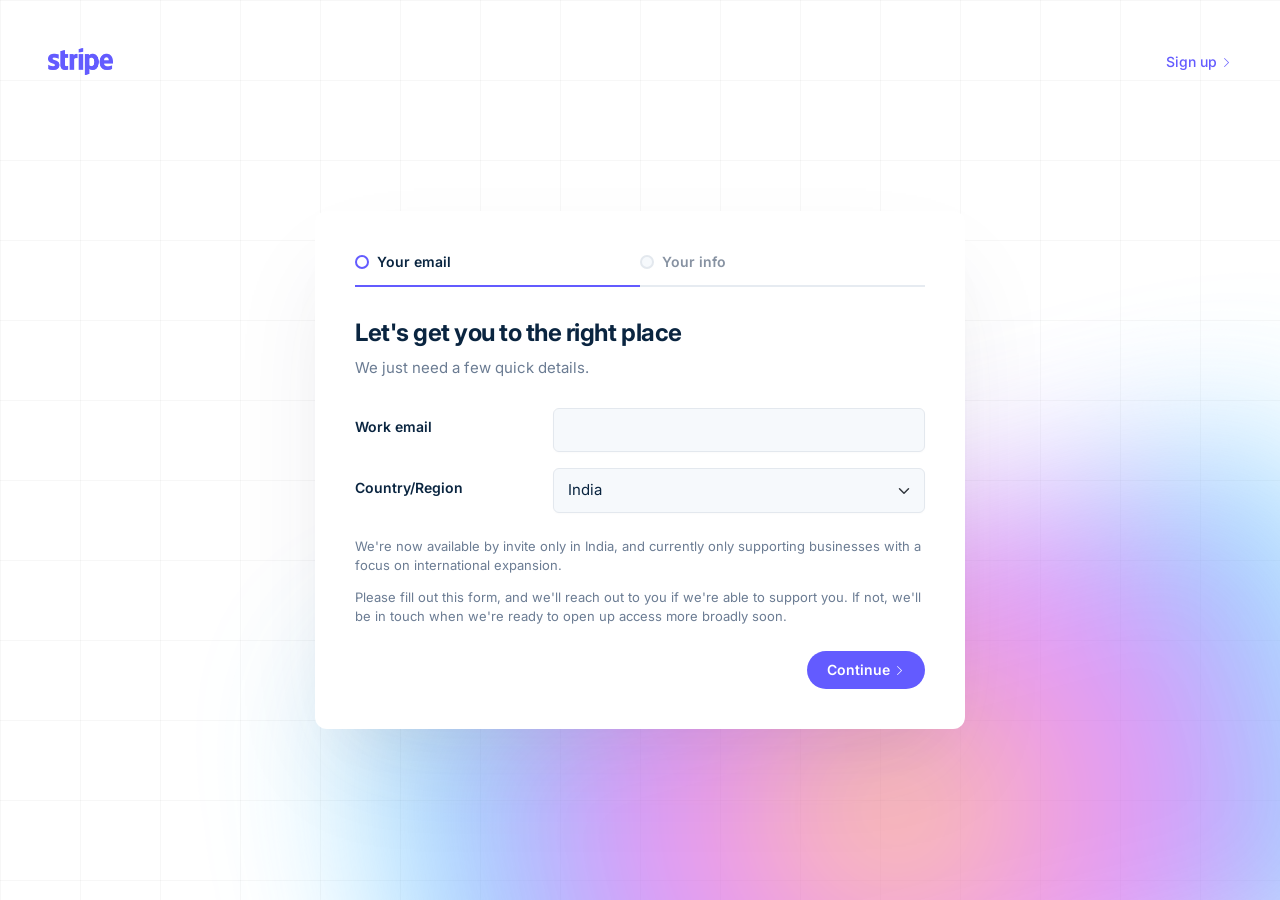
<file: contact.html>
<!DOCTYPE html>
<html lang="en">
<head>
  <meta charset="UTF-8">
  <meta name="viewport" content="width=device-width, initial-scale=1.0">
  <title>Contact Sales | Stripe</title>
  <meta name="description" content="Contact Stripe sales to learn about custom pricing, enterprise features, and how Stripe can help your business.">
  <link href="https://cdn.jsdelivr.net/npm/bootstrap@5.3.3/dist/css/bootstrap.min.css" rel="stylesheet">
  <link href="https://cdn.jsdelivr.net/npm/bootstrap-icons@1.11.3/font/bootstrap-icons.min.css" rel="stylesheet">
  <link href="css/contact.css" rel="stylesheet">
</head>
<body>

<nav class="navbar navbar-expand-lg" style="position: absolute; top: 0; left: 0; width: 100%; z-index: 10; background: transparent; padding: 24px 0;">
  <div class="container-fluid px-4 px-md-5">
    <a class="navbar-brand" href="index.html">
      <img src="stripe.png" width="65" alt="stripe logo">
    </a>
    <div class="ms-auto">
      <a href="signup.html" style="color: #635bff; font-weight: 500; text-decoration: none; font-size: 14px;">Sign up <i class="bi bi-chevron-right" style="font-size: 11px;"></i></a>
    </div>
  </div>
</nav>

<div class="contact-page-wrapper">

  <div class="bg-grid"></div>
  <div class="bg-blob"></div>

  <div class="contact-form-container">
    <div class="contact-form-card fade-up">
      <form id="contactForm" novalidate>

        <div class="step-progress">
          <div class="step-item active" id="navStep1">
            <span class="step-icon"></span> <span class="step-label">Your email</span>
          </div>
          <div class="step-item" id="navStep2">
            <span class="step-icon"></span> <span class="step-label">Your info</span>
          </div>
        </div>

        <div class="form-step active" id="step1">
          <h2 class="step-title">Let's get you to the right place</h2>
          <p class="step-subtitle">We just need a few quick details.</p>

          <div class="form-group row align-items-center mb-3">
            <label for="contactEmail" class="col-sm-4 col-form-label">Work email</label>
            <div class="col-sm-8">
              <input type="email" class="form-control custom-input" id="contactEmail" required>
            </div>
          </div>
          <div class="form-group row align-items-center mb-3">
            <label for="contactCountry" class="col-sm-4 col-form-label">Country/Region</label>
            <div class="col-sm-8">
              <select class="form-select custom-select" id="contactCountry" required>
                <option value="India" selected>India</option>
                <option value="US">United States</option>
                <option value="UK">United Kingdom</option>
                <option value="CA">Canada</option>
                <option value="AU">Australia</option>
              </select>
            </div>
          </div>

          <div class="info-text mt-4">
            <p>We're now available by invite only in India, and currently only supporting businesses with a focus on international expansion.</p>
            <p>Please fill out this form, and we'll reach out to you if we're able to support you. If not, we'll be in touch when we're ready to open up access more broadly soon.</p>
          </div>

          <div class="d-flex justify-content-end mt-4">
            <button type="button" class="btn-stripe-rounded" id="nextStep">Continue <i class="bi bi-chevron-right" style="font-size: 11px;"></i></button>
          </div>
        </div>

        <div class="form-step" id="step2">
          <div class="form-group row align-items-center mb-3">
            <label for="contactFirstName" class="col-sm-4 col-form-label">First name</label>
            <div class="col-sm-8">
              <input type="text" class="form-control custom-input" id="contactFirstName" required>
            </div>
          </div>
          <div class="form-group row align-items-center mb-3">
            <label for="contactLastName" class="col-sm-4 col-form-label">Last name</label>
            <div class="col-sm-8">
              <input type="text" class="form-control custom-input" id="contactLastName" required>
            </div>
          </div>
          <div class="form-group row align-items-center mb-3">
            <label for="contactPhone" class="col-sm-4 col-form-label">Phone number</label>
            <div class="col-sm-8">
              <input type="tel" class="form-control custom-input" id="contactPhone" placeholder="+5 (555) 555-5555" required>
            </div>
          </div>
          <div class="form-group row align-items-center mb-3">
            <label for="contactWebsite" class="col-sm-4 col-form-label">Company website</label>
            <div class="col-sm-8">
              <input type="text" class="form-control custom-input" id="contactWebsite" placeholder="example.com" required>
            </div>
          </div>
          <div class="form-group row align-items-center mb-3">
            <label for="contactJobFunc" class="col-sm-4 col-form-label">Job function</label>
            <div class="col-sm-8">
              <select class="form-select custom-select" id="contactJobFunc" required>
                <option value="" selected disabled>Select a job function</option>
                <option value="engineering">Engineering</option>
                <option value="product">Product</option>
                <option value="sales">Sales</option>
                <option value="executive">Executive</option>
                <option value="other">Other</option>
              </select>
            </div>
          </div>
          <div class="form-group row align-items-center mb-3">
            <label for="contactJobLevel" class="col-sm-4 col-form-label">Job level</label>
            <div class="col-sm-8">
              <select class="form-select custom-select" id="contactJobLevel" required>
                <option value="" selected disabled>Select a job level</option>
                <option value="ic">Individual Contributor</option>
                <option value="manager">Manager</option>
                <option value="director">Director</option>
                <option value="vp">VP/C-Level</option>
              </select>
            </div>
          </div>
          <div class="form-group row mb-3">
            <label for="contactVolume" class="col-sm-4 col-form-label">
              Payments volume<br>
              <span class="label-help">How much money does your business process online each month?</span>
            </label>
            <div class="col-sm-8">
              <select class="form-select custom-select" id="contactVolume" required>
                <option value="" selected disabled>Select a monthly amount...</option>
                <option value="under100k">Under $100k</option>
                <option value="100k-1m">$100k - $1M</option>
                <option value="over1m">Over $1M</option>
              </select>
            </div>
          </div>
          <div class="form-group row mb-3">
            <label for="contactCrossBorder" class="col-sm-4 col-form-label">
              Cross-border volume<br>
              <span class="label-help">What percentage of your payment volume is from customers outside of India?</span>
            </label>
            <div class="col-sm-8">
              <select class="form-select custom-select" id="contactCrossBorder" required>
                <option value="" selected disabled>Select an amount...</option>
                <option value="0-25">0% - 25%</option>
                <option value="25-50">25% - 50%</option>
                <option value="50-100">50% - 100%</option>
              </select>
            </div>
          </div>
          <div class="form-group row mb-4">
            <label for="contactAnythingElse" class="col-sm-4 col-form-label">
              Anything else?<br>
              <span class="label-help">Optional</span>
            </label>
            <div class="col-sm-8">
              <textarea class="form-control custom-input" id="contactAnythingElse" rows="3" placeholder="Tell us more about your project, needs, and timeline"></textarea>
            </div>
          </div>

          <div class="info-text mb-4 pb-2" style="border-bottom: 1px solid var(--stripe-border)">
            <p>You may receive marketing communications from Stripe including product updates, industry news and events. You can <a href="#" style="color:#635bff; text-decoration:none;">unsubscribe</a> at any time.</p>
          </div>

          <div class="d-flex justify-content-between align-items-center">
            <a href="#" id="prevStep" style="color:var(--stripe-dark); font-weight:600; text-decoration:none; font-size:15px;">Back</a>
            <button type="submit" class="btn-stripe-rounded">Submit <i class="bi bi-chevron-right" style="font-size: 11px;"></i></button>
          </div>

          <div class="mt-4 pt-2">
            <p style="font-size:12px; color:var(--stripe-text-light); margin:0;">Stripe will handle your data pursuant to its <a href="#" style="color:#635bff; text-decoration:none;">Privacy Policy</a></p>
          </div>
        </div>

      </form>
    </div>
  </div>
</div>

<script src="https://code.jquery.com/jquery-3.7.1.min.js"></script>
<script src="https://cdn.jsdelivr.net/npm/bootstrap@5.3.3/dist/js/bootstrap.bundle.min.js"></script>
<script src="js/contact.js"></script>
</body>
</html>
</file>
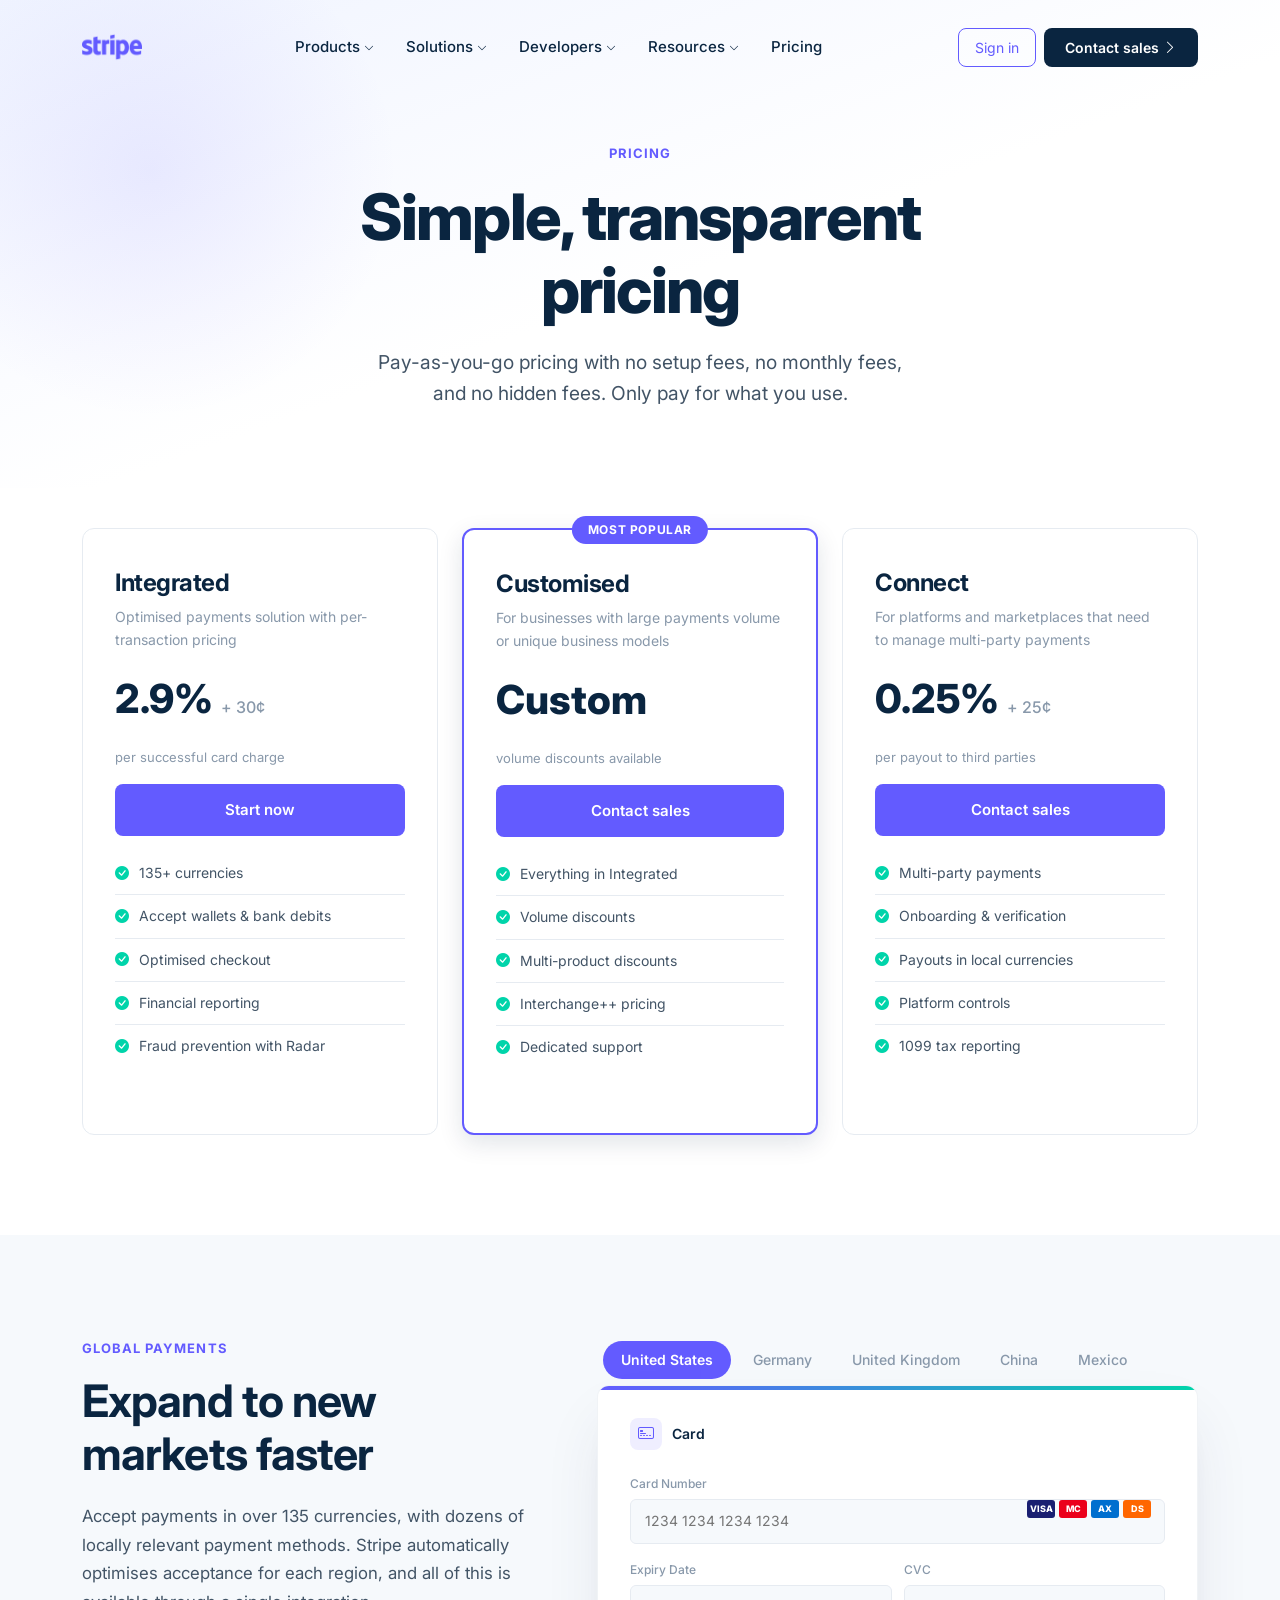
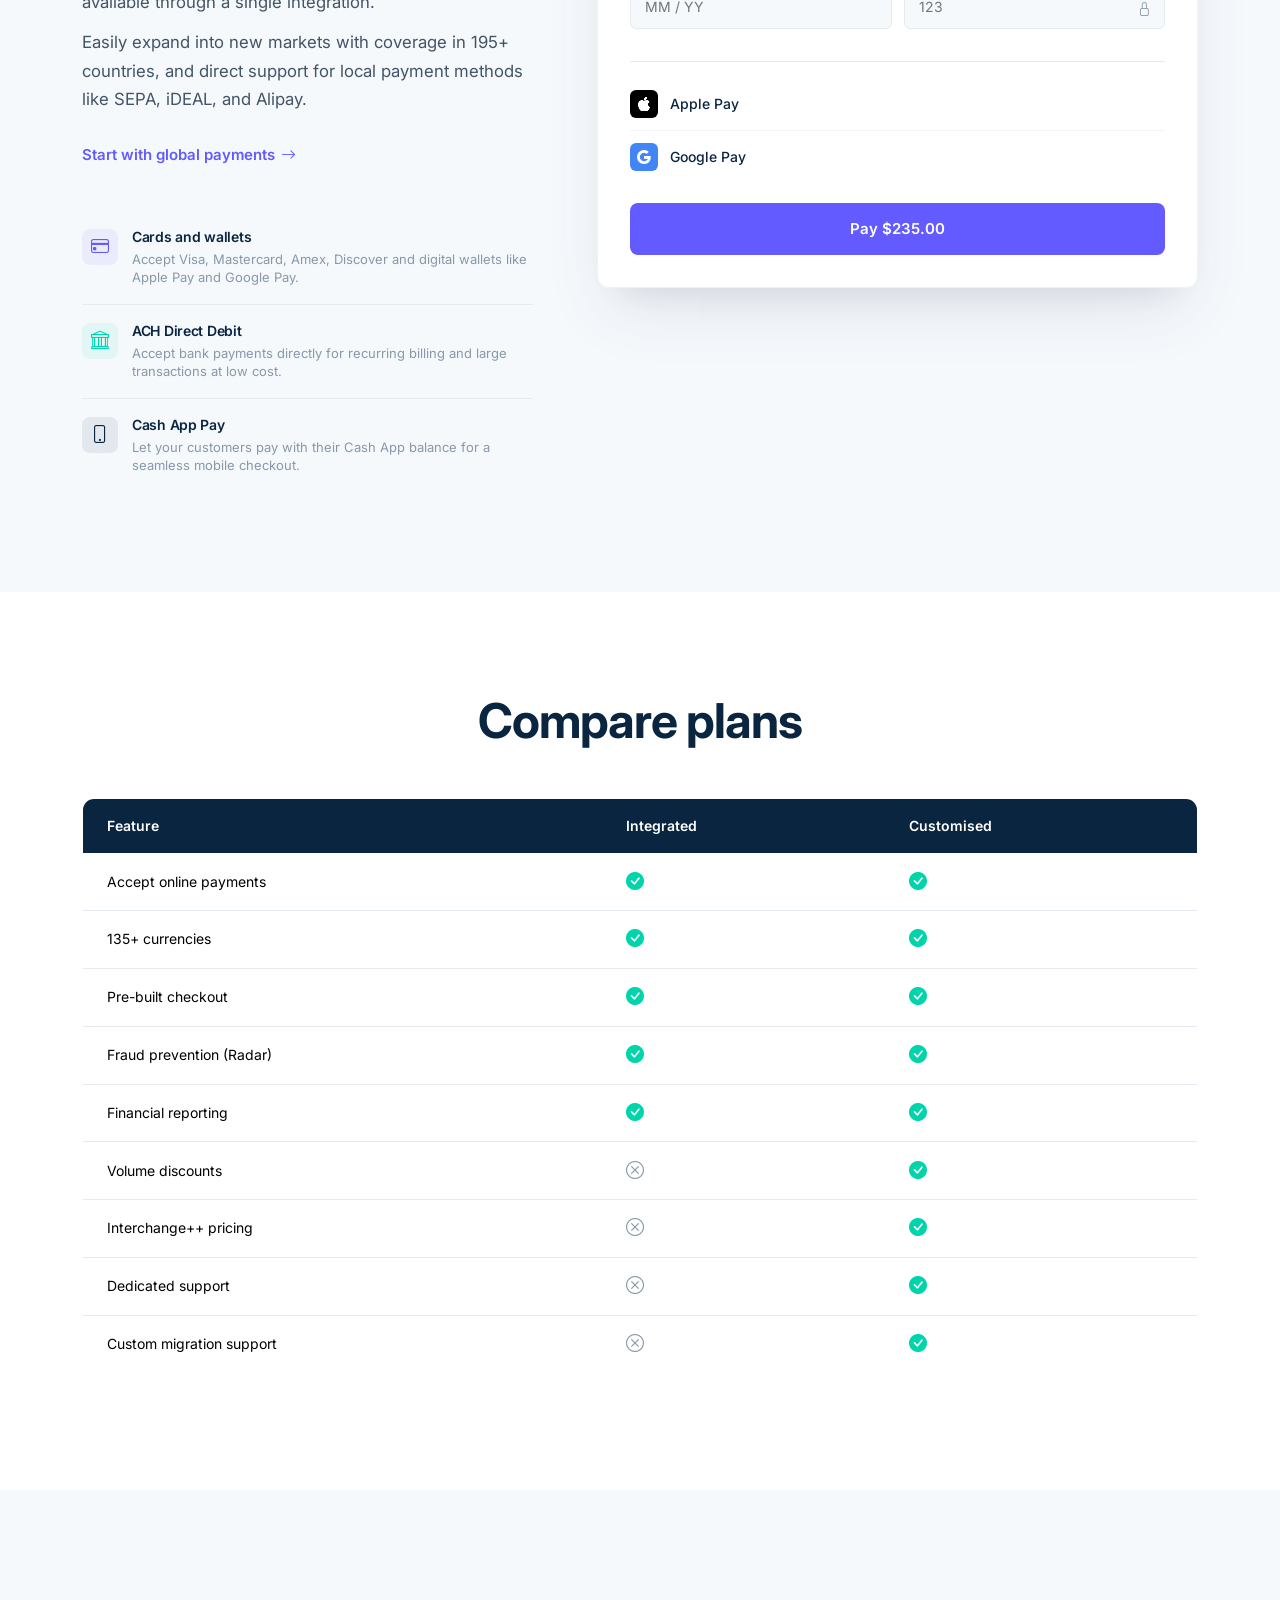
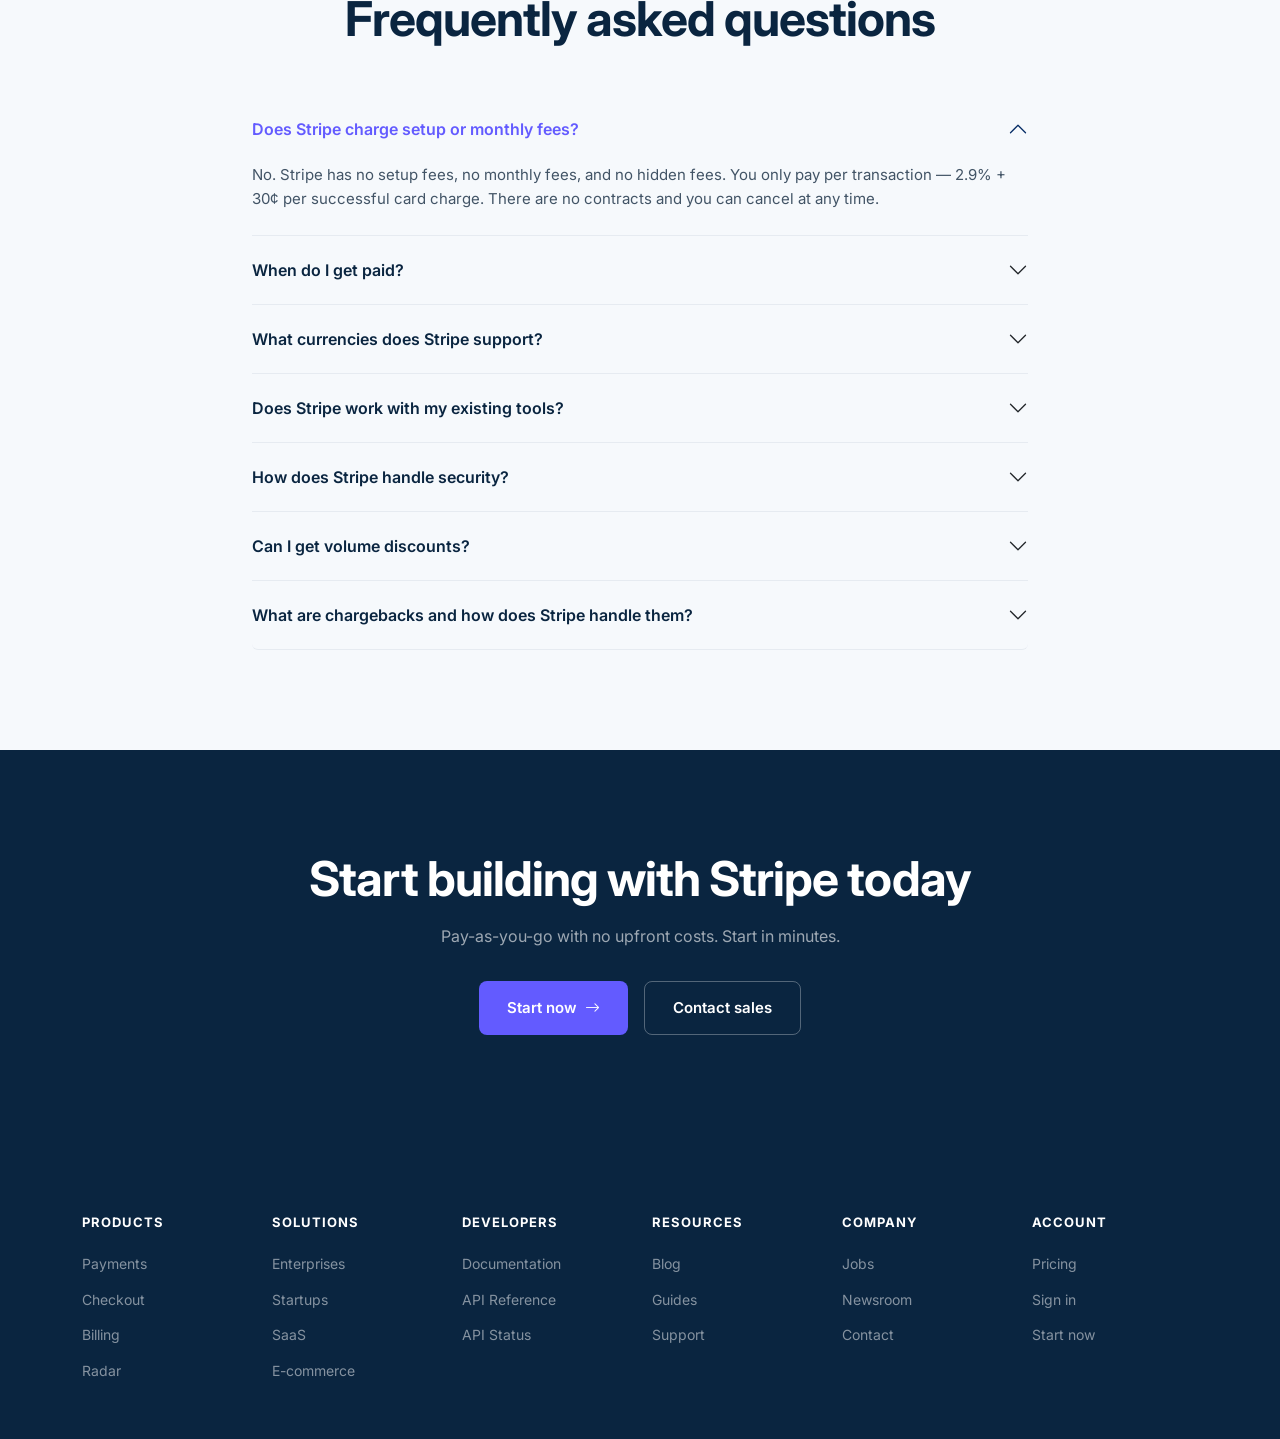
<file: pricing.html>
<!DOCTYPE html>
<html lang="en">

<head>
  <meta charset="UTF-8">
  <meta name="viewport" content="width=device-width, initial-scale=1.0">
  <title>Pricing & Fees | Stripe</title>
  <meta name="description"
    content="Simple, transparent pricing. Pay-as-you-go with no setup fees, no monthly fees, and no hidden fees.">
  <link href="https://cdn.jsdelivr.net/npm/bootstrap@5.3.3/dist/css/bootstrap.min.css" rel="stylesheet">
  <link href="https://cdn.jsdelivr.net/npm/bootstrap-icons@1.11.3/font/bootstrap-icons.min.css" rel="stylesheet">
  <link href="css/pricing.css" rel="stylesheet">
</head>

<body>

  <nav class="stripe-nav navbar navbar-expand-lg" id="mainNav">
    <div class="container">
      <a class="navbar-brand" href="index.html">
        <img src="stripe.png" width="60" alt="stripe logo">
      </a>
      <button class="navbar-toggler-mobile" type="button" id="mobileMenuOpen">
        <i class="bi bi-list"></i>
      </button>
      <div class="collapse navbar-collapse" id="navContent">
        <ul class="navbar-nav mx-auto">
          <li class="nav-item nav-item-mega"><a class="nav-link" href="payments.html">Products <i
                class="bi bi-chevron-down" style="font-size:10px"></i></a>
            <div class="mega-menu">
              <div class="row">
                <div class="col-md-6">
                  <h6>Payments</h6>
                  <a href="payments.html" class="mega-menu-link"><span class="icon purple"><i
                        class="bi bi-credit-card"></i></span>
                    <div><strong>Payments</strong><small>Online payments</small></div>
                  </a>
                  <a href="payments.html" class="mega-menu-link"><span class="icon cyan"><i
                        class="bi bi-link-45deg"></i></span>
                    <div><strong>Payment Links</strong><small>No-code payments</small></div>
                  </a>
                  <a href="payments.html" class="mega-menu-link"><span class="icon purple"><i
                        class="bi bi-cart-check"></i></span>
                    <div><strong>Checkout</strong><small>Prebuilt payment UIs</small></div>
                  </a>
                  <a href="payments.html" class="mega-menu-link"><span class="icon blue"><i
                        class="bi bi-shield-check"></i></span>
                    <div><strong>Radar</strong><small>Fraud prevention</small></div>
                  </a>
                </div>
                <div class="col-md-6">
                  <h6>Revenue &amp; Finance</h6>
                  <a href="pricing.html" class="mega-menu-link"><span class="icon cyan"><i
                        class="bi bi-receipt"></i></span>
                    <div><strong>Billing</strong><small>Subscriptions &amp; invoicing</small></div>
                  </a>
                  <a href="pricing.html" class="mega-menu-link"><span class="icon purple"><i
                        class="bi bi-graph-up"></i></span>
                    <div><strong>Revenue Recognition</strong><small>Accounting automation</small></div>
                  </a>
                  <a href="payments.html" class="mega-menu-link"><span class="icon blue"><i
                        class="bi bi-globe"></i></span>
                    <div><strong>Connect</strong><small>Payments for platforms</small></div>
                  </a>
                  <a href="pricing.html" class="mega-menu-link"><span class="icon cyan"><i
                        class="bi bi-calculator"></i></span>
                    <div><strong>Tax</strong><small>Sales tax &amp; VAT automation</small></div>
                  </a>
                </div>
              </div>
            </div>
          </li>
          <li class="nav-item"><a class="nav-link" href="#">Solutions <i class="bi bi-chevron-down"
                style="font-size:10px"></i></a></li>
          <li class="nav-item"><a class="nav-link" href="developers.html">Developers <i class="bi bi-chevron-down"
                style="font-size:10px"></i></a></li>
          <li class="nav-item"><a class="nav-link" href="#">Resources <i class="bi bi-chevron-down"
                style="font-size:10px"></i></a></li>
          <li class="nav-item"><a class="nav-link active" href="pricing.html">Pricing</a></li>
        </ul>
        <div class="d-flex align-items-center gap-2">
          <a href="signin.html" class="nav-cta-outline btn btn-sm">Sign in</a>
          <a href="contact.html" class="nav-cta-filled btn btn-sm">Contact sales <i class="bi bi-chevron-right"></i></a>
        </div>
      </div>
    </div>
  </nav>

  <section style="background: #fff; padding: 140px 0 80px; position: relative; overflow: hidden;">
    <div style="position:absolute;inset:0;background:linear-gradient(160deg,#f0f4ff 0%,#fff 55%,#fff 100%);z-index:0;">
    </div>
    <div
      style="position:absolute;top:-80px;left:-100px;width:500px;height:500px;background:radial-gradient(circle,rgba(99,91,255,0.1) 0%,transparent 70%);z-index:0;pointer-events:none;">
    </div>
    <div class="container text-center" style="position:relative;z-index:1;max-width:700px">
      <span class="section-tag">Pricing</span>
      <h1
        style="font-size:clamp(2.5rem,5vw,4rem);font-weight:800;color:#0a2540;letter-spacing:-0.03em;line-height:1.15;margin-bottom:20px">
        Simple, transparent pricing</h1>
      <p style="font-size:1.2rem;color:#425466;max-width:560px;margin:0 auto 0">Pay-as-you-go pricing with no setup
        fees, no monthly fees, and no hidden fees. Only pay for what you use.</p>
    </div>
  </section>

  <section class="section-padding" style="margin-top:-60px;position:relative;z-index:10">
    <div class="container">
      <div class="row g-4 justify-content-center">
        <div class="col-md-6 col-lg-4 fade-up">
          <div class="pricing-card">
            <h4>Integrated</h4>
            <p style="color:var(--stripe-text-light);font-size:14px;min-height:44px">Optimised payments solution with
              per-transaction pricing</p>
            <div class="pricing-amount my-3">2.9% <span>+ 30¢</span></div>
            <p style="font-size:13px;color:var(--stripe-text-light)">per successful card charge</p>
            <a href="signup.html" class="btn-stripe w-100 mt-3 d-flex justify-content-center">Start now</a>
            <ul class="pricing-features mt-3">
              <li><i class="bi bi-check-circle-fill"></i> 135+ currencies</li>
              <li><i class="bi bi-check-circle-fill"></i> Accept wallets & bank debits</li>
              <li><i class="bi bi-check-circle-fill"></i> Optimised checkout</li>
              <li><i class="bi bi-check-circle-fill"></i> Financial reporting</li>
              <li><i class="bi bi-check-circle-fill"></i> Fraud prevention with Radar</li>
            </ul>
          </div>
        </div>
        <div class="col-md-6 col-lg-4 fade-up">
          <div class="pricing-card featured">
            <h4>Customised</h4>
            <p style="color:var(--stripe-text-light);font-size:14px;min-height:44px">For businesses with large payments
              volume or unique business models</p>
            <div class="pricing-amount my-3">Custom</div>
            <p style="font-size:13px;color:var(--stripe-text-light)">volume discounts available</p>
            <a href="contact.html" class="btn-stripe w-100 mt-3 d-flex justify-content-center">Contact sales</a>
            <ul class="pricing-features mt-3">
              <li><i class="bi bi-check-circle-fill"></i> Everything in Integrated</li>
              <li><i class="bi bi-check-circle-fill"></i> Volume discounts</li>
              <li><i class="bi bi-check-circle-fill"></i> Multi-product discounts</li>
              <li><i class="bi bi-check-circle-fill"></i> Interchange++ pricing</li>
              <li><i class="bi bi-check-circle-fill"></i> Dedicated support</li>
            </ul>
          </div>
        </div>
        <div class="col-md-6 col-lg-4 fade-up">
          <div class="pricing-card">
            <h4>Connect</h4>
            <p style="color:var(--stripe-text-light);font-size:14px;min-height:44px">For platforms and marketplaces that
              need to manage multi-party payments</p>
            <div class="pricing-amount my-3">0.25% <span>+ 25¢</span></div>
            <p style="font-size:13px;color:var(--stripe-text-light)">per payout to third parties</p>
            <a href="contact.html" class="btn-stripe w-100 mt-3 d-flex justify-content-center">Contact sales</a>
            <ul class="pricing-features mt-3">
              <li><i class="bi bi-check-circle-fill"></i> Multi-party payments</li>
              <li><i class="bi bi-check-circle-fill"></i> Onboarding & verification</li>
              <li><i class="bi bi-check-circle-fill"></i> Payouts in local currencies</li>
              <li><i class="bi bi-check-circle-fill"></i> Platform controls</li>
              <li><i class="bi bi-check-circle-fill"></i> 1099 tax reporting</li>
            </ul>
          </div>
        </div>
      </div>
    </div>
  </section>

  <section class="section-padding section-light" id="globalPayments">
    <div class="container">
      <div class="row align-items-start">

        <div class="col-lg-5 fade-up">
          <span class="section-tag">Global payments</span>
          <h2 class="section-title" style="font-size:clamp(2rem,3.5vw,2.8rem);margin-bottom:20px">Expand to new markets
            faster</h2>
          <p style="font-size:1.05rem;color:#425466;line-height:1.7;margin-bottom:12px">Accept payments in over 135
            currencies, with dozens of locally relevant payment methods. Stripe automatically optimises acceptance for
            each region, and all of this is available through a single integration.</p>
          <p style="font-size:1.05rem;color:#425466;line-height:1.7;margin-bottom:28px">Easily expand into new markets
            with coverage in 195+ countries, and direct support for local payment methods like SEPA, iDEAL, and Alipay.
          </p>
          <a href="payments.html" class="gp-link">Start with global payments <i class="bi bi-arrow-right"></i></a>

          <div class="gp-methods-list" id="gpMethodsList">

          </div>
        </div>

        <div class="col-lg-7 fade-up">
          <div class="gp-form-wrapper">

            <div class="gp-country-tabs" id="gpCountryTabs">
              <button class="gp-tab active" data-country="us">United States</button>
              <button class="gp-tab" data-country="de">Germany</button>
              <button class="gp-tab" data-country="uk">United Kingdom</button>
              <button class="gp-tab" data-country="cn">China</button>
              <button class="gp-tab" data-country="mx">Mexico</button>
            </div>

            <div class="gp-form-card" id="gpFormCard">

            </div>
          </div>
        </div>
      </div>
    </div>
  </section>

  <section class="section-padding">
    <div class="container">
      <div class="text-center mb-5 fade-up">
        <h2 class="section-title">Compare plans</h2>
      </div>
      <div class="table-responsive fade-up">
        <table class="table comparison-table">
          <thead>
            <tr>
              <th>Feature</th>
              <th>Integrated</th>
              <th>Customised</th>
            </tr>
          </thead>
          <tbody>
            <tr>
              <td>Accept online payments</td>
              <td><i class="bi bi-check-circle-fill"></i></td>
              <td><i class="bi bi-check-circle-fill"></i></td>
            </tr>
            <tr>
              <td>135+ currencies</td>
              <td><i class="bi bi-check-circle-fill"></i></td>
              <td><i class="bi bi-check-circle-fill"></i></td>
            </tr>
            <tr>
              <td>Pre-built checkout</td>
              <td><i class="bi bi-check-circle-fill"></i></td>
              <td><i class="bi bi-check-circle-fill"></i></td>
            </tr>
            <tr>
              <td>Fraud prevention (Radar)</td>
              <td><i class="bi bi-check-circle-fill"></i></td>
              <td><i class="bi bi-check-circle-fill"></i></td>
            </tr>
            <tr>
              <td>Financial reporting</td>
              <td><i class="bi bi-check-circle-fill"></i></td>
              <td><i class="bi bi-check-circle-fill"></i></td>
            </tr>
            <tr>
              <td>Volume discounts</td>
              <td><i class="bi bi-x-circle"></i></td>
              <td><i class="bi bi-check-circle-fill"></i></td>
            </tr>
            <tr>
              <td>Interchange++ pricing</td>
              <td><i class="bi bi-x-circle"></i></td>
              <td><i class="bi bi-check-circle-fill"></i></td>
            </tr>
            <tr>
              <td>Dedicated support</td>
              <td><i class="bi bi-x-circle"></i></td>
              <td><i class="bi bi-check-circle-fill"></i></td>
            </tr>
            <tr>
              <td>Custom migration support</td>
              <td><i class="bi bi-x-circle"></i></td>
              <td><i class="bi bi-check-circle-fill"></i></td>
            </tr>
          </tbody>
        </table>
      </div>
    </div>
  </section>

  <section class="section-padding section-light">
    <div class="container" style="max-width:800px">
      <div class="text-center mb-5 fade-up">
        <h2 class="section-title">Frequently asked questions</h2>
      </div>
      <div class="accordion faq-accordion fade-up" id="faqAccordion">
        <div class="accordion-item">
          <h2 class="accordion-header"><button class="accordion-button" type="button" data-bs-toggle="collapse"
              data-bs-target="#faq1">Does Stripe charge setup or monthly fees?</button></h2>
          <div id="faq1" class="accordion-collapse collapse show" data-bs-parent="#faqAccordion">
            <div class="accordion-body">No. Stripe has no setup fees, no monthly fees, and no hidden fees. You only pay
              per transaction — 2.9% + 30¢ per successful card charge. There are no contracts and you can cancel at any
              time.</div>
          </div>
        </div>
        <div class="accordion-item">
          <h2 class="accordion-header"><button class="accordion-button collapsed" type="button"
              data-bs-toggle="collapse" data-bs-target="#faq2">When do I get paid?</button></h2>
          <div id="faq2" class="accordion-collapse collapse" data-bs-parent="#faqAccordion">
            <div class="accordion-body">Stripe sends payouts on a 2-day rolling basis. You can see your pending balance
              and payout schedule in the Stripe Dashboard at any time. Instant payouts are also available for an
              additional 1% fee.</div>
          </div>
        </div>
        <div class="accordion-item">
          <h2 class="accordion-header"><button class="accordion-button collapsed" type="button"
              data-bs-toggle="collapse" data-bs-target="#faq3">What currencies does Stripe support?</button></h2>
          <div id="faq3" class="accordion-collapse collapse" data-bs-parent="#faqAccordion">
            <div class="accordion-body">Stripe supports processing payments in 135+ currencies. This means your
              customers can pay in their local currency while you receive funds in yours. Stripe automatically handles
              currency conversion.</div>
          </div>
        </div>
        <div class="accordion-item">
          <h2 class="accordion-header"><button class="accordion-button collapsed" type="button"
              data-bs-toggle="collapse" data-bs-target="#faq4">Does Stripe work with my existing tools?</button></h2>
          <div id="faq4" class="accordion-collapse collapse" data-bs-parent="#faqAccordion">
            <div class="accordion-body">Yes. Stripe integrates with hundreds of third-party tools and platforms,
              including Shopify, WooCommerce, WordPress, Squarespace, and many more. We also provide APIs for custom
              integrations.</div>
          </div>
        </div>
        <div class="accordion-item">
          <h2 class="accordion-header"><button class="accordion-button collapsed" type="button"
              data-bs-toggle="collapse" data-bs-target="#faq5">How does Stripe handle security?</button></h2>
          <div id="faq5" class="accordion-collapse collapse" data-bs-parent="#faqAccordion">
            <div class="accordion-body">Stripe is PCI DSS Level 1 certified — the most stringent level of certification
              available. All card numbers are encrypted at rest with AES-256. Stripe also uses Radar, our machine
              learning fraud prevention system.</div>
          </div>
        </div>
        <div class="accordion-item">
          <h2 class="accordion-header"><button class="accordion-button collapsed" type="button"
              data-bs-toggle="collapse" data-bs-target="#faq6">Can I get volume discounts?</button></h2>
          <div id="faq6" class="accordion-collapse collapse" data-bs-parent="#faqAccordion">
            <div class="accordion-body">Yes. If you process more than $100,000 per month, contact our sales team to
              discuss custom pricing. We offer volume-based discounts and interchange++ pricing for qualifying
              businesses.</div>
          </div>
        </div>
        <div class="accordion-item">
          <h2 class="accordion-header"><button class="accordion-button collapsed" type="button"
              data-bs-toggle="collapse" data-bs-target="#faq7">What are chargebacks and how does Stripe handle
              them?</button></h2>
          <div id="faq7" class="accordion-collapse collapse" data-bs-parent="#faqAccordion">
            <div class="accordion-body">A chargeback occurs when a customer disputes a charge with their bank. Stripe
              charges a $15 fee per chargeback and provides tools to help you submit evidence. Radar helps prevent
              fraudulent charges before they happen.</div>
          </div>
        </div>
      </div>
    </div>
  </section>

  <section class="section-padding section-dark text-center">
    <div class="container fade-up">
      <h2 class="section-title" style="color:#fff">Start building with Stripe today</h2>
      <p style="color:rgba(255,255,255,0.6);max-width:480px;margin:0 auto 32px">Pay-as-you-go with no upfront costs.
        Start in minutes.</p>
      <div class="d-flex gap-3 justify-content-center flex-wrap">
        <a href="signup.html" class="btn-stripe">Start now <i class="bi bi-arrow-right"></i></a>
        <a href="contact.html" class="btn-stripe-outline">Contact sales</a>
      </div>
    </div>
  </section>

  <footer class="stripe-footer">
    <div class="container">
      <div class="row g-4">
        <div class="col-6 col-lg-2">
          <h6>Products</h6>
          <ul class="footer-links">
            <li><a href="payments.html">Payments</a></li>
            <li><a href="payments.html">Checkout</a></li>
            <li><a href="pricing.html">Billing</a></li>
            <li><a href="payments.html">Radar</a></li>
          </ul>
        </div>
        <div class="col-6 col-lg-2">
          <h6>Solutions</h6>
          <ul class="footer-links">
            <li><a href="#">Enterprises</a></li>
            <li><a href="#">Startups</a></li>
            <li><a href="#">SaaS</a></li>
            <li><a href="#">E-commerce</a></li>
          </ul>
        </div>
        <div class="col-6 col-lg-2">
          <h6>Developers</h6>
          <ul class="footer-links">
            <li><a href="developers.html">Documentation</a></li>
            <li><a href="developers.html">API Reference</a></li>
            <li><a href="developers.html">API Status</a></li>
          </ul>
        </div>
        <div class="col-6 col-lg-2">
          <h6>Resources</h6>
          <ul class="footer-links">
            <li><a href="#">Blog</a></li>
            <li><a href="#">Guides</a></li>
            <li><a href="contact.html">Support</a></li>
          </ul>
        </div>
        <div class="col-6 col-lg-2">
          <h6>Company</h6>
          <ul class="footer-links">
            <li><a href="#">Jobs</a></li>
            <li><a href="#">Newsroom</a></li>
            <li><a href="contact.html">Contact</a></li>
          </ul>
        </div>
        <div class="col-6 col-lg-2">
          <h6>Account</h6>
          <ul class="footer-links">
            <li><a href="pricing.html">Pricing</a></li>
            <li><a href="signin.html">Sign in</a></li>
            <li><a href="signup.html">Start now</a></li>
          </ul>
        </div>
      </div>
      </div>
    </div>
  </footer>

  <div class="mobile-menu-overlay" id="mobileMenu">
    <div class="mobile-menu-header">
      <a class="navbar-brand" href="index.html">
        <h3 class="fw-bold mb-0" style="color: var(--stripe-dark); letter-spacing: -1px;">stripe</h3>
      </a>
      <button class="mobile-close-btn" id="mobileCloseBtn">
        <i class="bi bi-x"></i>
      </button>
    </div>
    <div class="mobile-menu-body">
    <a href="#" class="mobile-menu-item" data-bs-toggle="collapse" data-bs-target="#mobileProducts">Products <i class="bi bi-chevron-down"></i></a>
    <div class="collapse" id="mobileProducts">
      <div class="mobile-submenu">
        <a href="payments.html">Payments</a>
        <a href="payments.html">Payment Links</a>
        <a href="payments.html">Checkout</a>
        <a href="payments.html">Radar</a>
        <a href="pricing.html">Billing</a>
        <a href="payments.html">Connect</a>
      </div>
    </div>
      <a href="#" class="mobile-menu-item">Solutions <i class="bi bi-chevron-right"></i></a>
      <a href="developers.html" class="mobile-menu-item">Developers <i class="bi bi-chevron-right"></i></a>
      <a href="#" class="mobile-menu-item">Resources <i class="bi bi-chevron-right"></i></a>
      <a href="pricing.html" class="mobile-menu-item">Pricing <i class="bi bi-chevron-right"></i></a>
      <a href="signin.html" class="mobile-menu-item">Sign in</a>
    </div>
    <div class="mobile-menu-footer">
      <a href="signup.html" class="mobile-btn-primary">Start now <i class="bi bi-chevron-right"></i></a>
      <a href="contact.html" class="mobile-btn-outline">Contact sales</a>
    </div>
  </div>

  <script src="https://code.jquery.com/jquery-3.7.1.min.js"></script>
  <script src="https://cdn.jsdelivr.net/npm/bootstrap@5.3.3/dist/js/bootstrap.bundle.min.js"></script>
  <script src="js/pricing.js"></script>
</body>

</html>
</file>
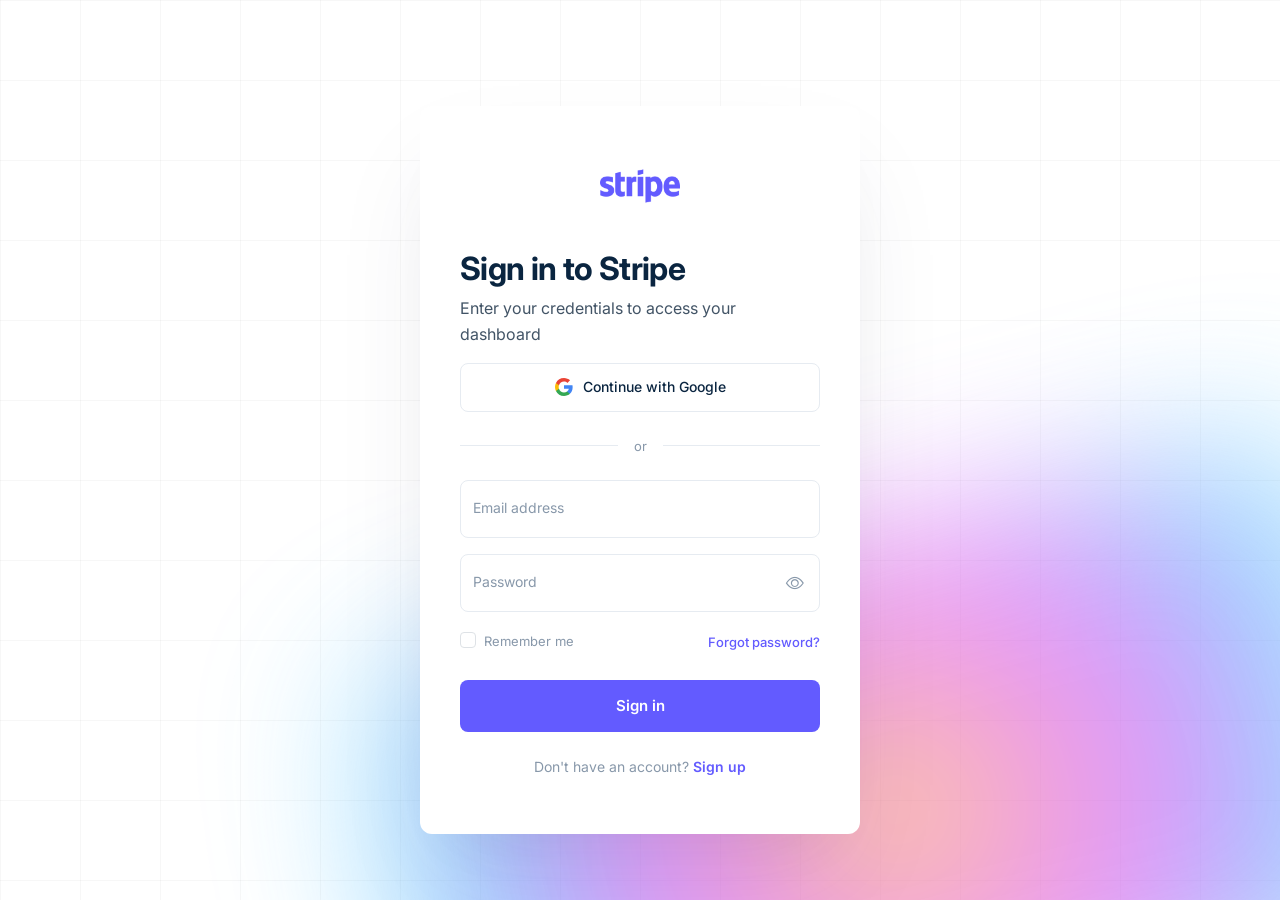
<file: signin.html>
<!DOCTYPE html>
<html lang="en">
<head>
  <meta charset="UTF-8">
  <meta name="viewport" content="width=device-width, initial-scale=1.0">
  <title>Sign In | Stripe</title>
  <link href="https://cdn.jsdelivr.net/npm/bootstrap@5.3.3/dist/css/bootstrap.min.css" rel="stylesheet">
  <link href="https://cdn.jsdelivr.net/npm/bootstrap-icons@1.11.3/font/bootstrap-icons.min.css" rel="stylesheet">
  <link href="css/signin.css" rel="stylesheet">
</head>
<body>
<div class="contact-page-wrapper">
  <div class="bg-grid"></div>
  <div class="bg-blob"></div>
  <div class="contact-form-container" style="max-width:440px">
  <div class="contact-form-card">
    <div class="text-center mb-4">
      <a href="index.html"><img src="stripe.png" width="80" alt="stripe logo"></a>
    </div>
    <h2>Sign in to Stripe</h2>
    <p class="subtitle">Enter your credentials to access your dashboard</p>
    <button class="btn-google mb-3"><svg width="18" height="18" viewBox="0 0 18 18"><path d="M17.64 9.2c0-.637-.057-1.251-.164-1.84H9v3.481h4.844a4.14 4.14 0 01-1.796 2.716v2.259h2.908c1.702-1.567 2.684-3.875 2.684-6.615z" fill="#4285F4"/><path d="M9 18c2.43 0 4.467-.806 5.956-2.18l-2.908-2.259c-.806.54-1.837.86-3.048.86-2.344 0-4.328-1.584-5.036-3.711H.957v2.332A8.997 8.997 0 009 18z" fill="#34A853"/><path d="M3.964 10.71A5.41 5.41 0 013.682 9c0-.593.102-1.17.282-1.71V4.958H.957A8.996 8.996 0 000 9c0 1.452.348 2.827.957 4.042l3.007-2.332z" fill="#FBBC05"/><path d="M9 3.58c1.321 0 2.508.454 3.44 1.345l2.582-2.58C13.463.891 11.426 0 9 0A8.997 8.997 0 00.957 4.958L3.964 7.29C4.672 5.163 6.656 3.58 9 3.58z" fill="#EA4335"/></svg> Continue with Google</button>
    <div class="divider">or</div>
    <form id="signinForm" class="needs-validation" novalidate>
      <div class="form-floating mb-3">
        <input type="email" class="form-control" id="signinEmail" placeholder="Email" required>
        <label for="signinEmail">Email address</label>
        <div class="invalid-feedback">Please enter a valid email address.</div>
      </div>
      <div class="form-floating mb-3 position-relative">
        <input type="password" class="form-control" id="signinPassword" placeholder="Password" required minlength="6">
        <label for="signinPassword">Password</label>
        <button type="button" class="password-toggle"><i class="bi bi-eye"></i></button>
        <div class="invalid-feedback">Password must be at least 6 characters.</div>
      </div>
      <div class="d-flex justify-content-between align-items-center mb-4">
        <div class="form-check"><input type="checkbox" class="form-check-input" id="rememberMe"><label class="form-check-label" for="rememberMe" style="font-size:13px;color:var(--stripe-text-light)">Remember me</label></div>
        <a href="#" style="font-size:13px;font-weight:500">Forgot password?</a>
      </div>
      <button type="submit" class="btn-stripe w-100 justify-content-center">Sign in</button>
    </form>
    <p class="text-center mt-4" style="font-size:14px;color:var(--stripe-text-light)">Don't have an account? <a href="signup.html" style="font-weight:600">Sign up</a></p>
  </div>
  </div>
</div>
<div class="toast-success"><i class="bi bi-check-circle-fill" style="color:var(--stripe-cyan)"></i><span class="toast-msg"></span></div>
<script src="https://code.jquery.com/jquery-3.7.1.min.js"></script>
<script src="https://cdn.jsdelivr.net/npm/bootstrap@5.3.3/dist/js/bootstrap.bundle.min.js"></script>
<script src="js/signin.js"></script>
</body>
</html>
</file>
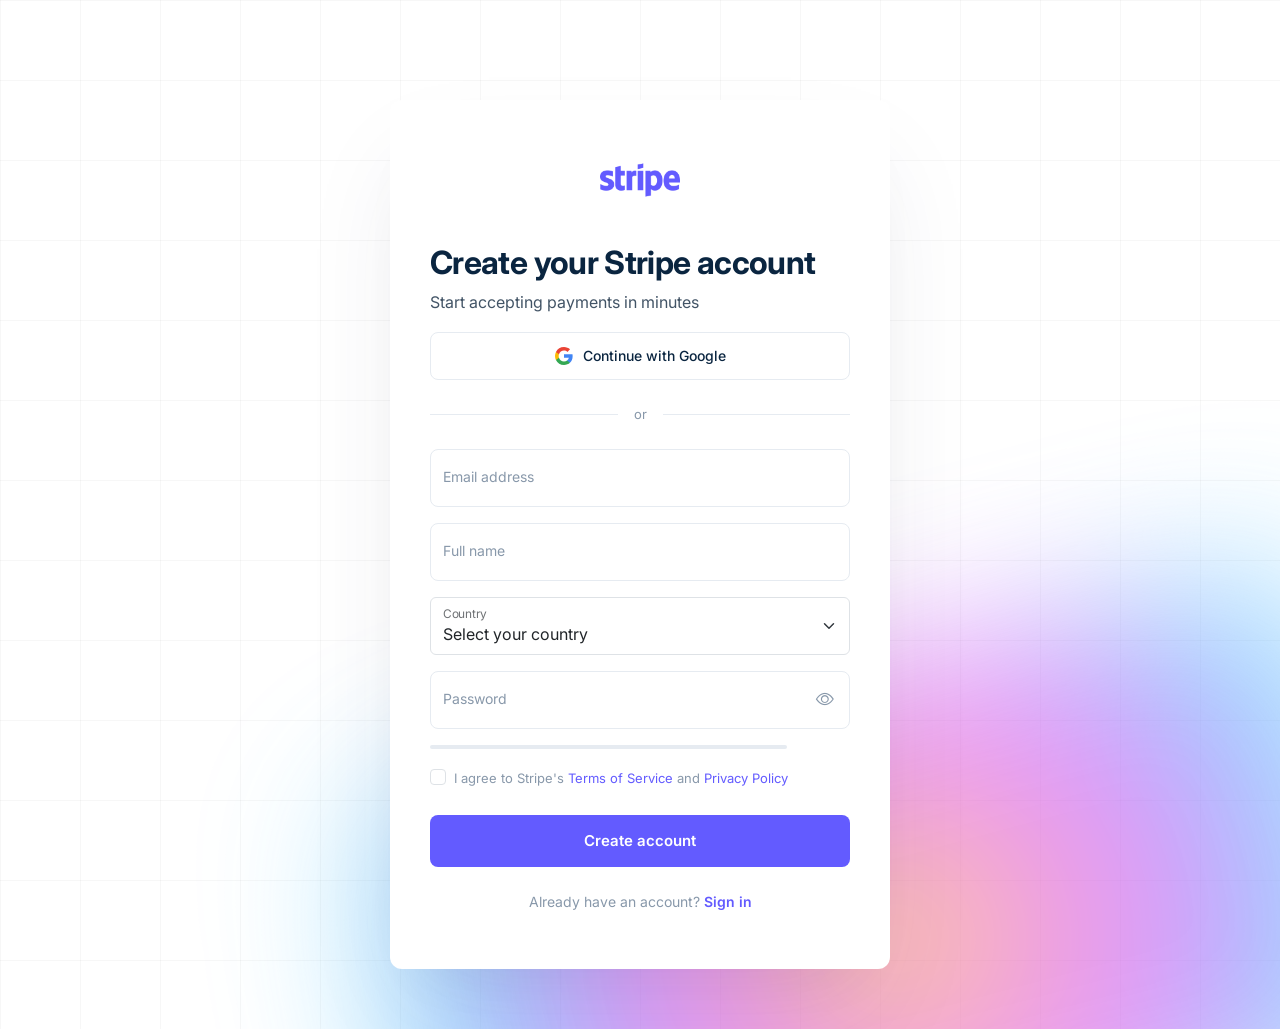
<file: signup.html>
<!DOCTYPE html>
<html lang="en">
<head>
  <meta charset="UTF-8">
  <meta name="viewport" content="width=device-width, initial-scale=1.0">
  <title>Sign Up | Create a Stripe Account</title>
  <link href="https://cdn.jsdelivr.net/npm/bootstrap@5.3.3/dist/css/bootstrap.min.css" rel="stylesheet">
  <link href="https://cdn.jsdelivr.net/npm/bootstrap-icons@1.11.3/font/bootstrap-icons.min.css" rel="stylesheet">
  <link href="css/signup.css" rel="stylesheet">
</head>
<body>
<div class="contact-page-wrapper">
  <div class="bg-grid"></div>
  <div class="bg-blob"></div>
  <div class="contact-form-container" style="max-width:500px">
  <div class="contact-form-card">
    <div class="text-center mb-4">
      <a href="index.html"><img src="stripe.png" width="80" alt="stripe logo"></a>
    </div>
    <h2>Create your Stripe account</h2>
    <p class="subtitle">Start accepting payments in minutes</p>
    <button class="btn-google mb-3"><svg width="18" height="18" viewBox="0 0 18 18"><path d="M17.64 9.2c0-.637-.057-1.251-.164-1.84H9v3.481h4.844a4.14 4.14 0 01-1.796 2.716v2.259h2.908c1.702-1.567 2.684-3.875 2.684-6.615z" fill="#4285F4"/><path d="M9 18c2.43 0 4.467-.806 5.956-2.18l-2.908-2.259c-.806.54-1.837.86-3.048.86-2.344 0-4.328-1.584-5.036-3.711H.957v2.332A8.997 8.997 0 009 18z" fill="#34A853"/><path d="M3.964 10.71A5.41 5.41 0 013.682 9c0-.593.102-1.17.282-1.71V4.958H.957A8.996 8.996 0 000 9c0 1.452.348 2.827.957 4.042l3.007-2.332z" fill="#FBBC05"/><path d="M9 3.58c1.321 0 2.508.454 3.44 1.345l2.582-2.58C13.463.891 11.426 0 9 0A8.997 8.997 0 00.957 4.958L3.964 7.29C4.672 5.163 6.656 3.58 9 3.58z" fill="#EA4335"/></svg> Continue with Google</button>
    <div class="divider">or</div>
    <form id="signupForm" class="needs-validation" novalidate>
      <div class="form-floating mb-3">
        <input type="email" class="form-control" id="signupEmail" placeholder="Email" required>
        <label for="signupEmail">Email address</label>
        <div class="invalid-feedback">Please enter a valid email address.</div>
      </div>
      <div class="form-floating mb-3">
        <input type="text" class="form-control" id="signupName" placeholder="Full name" required>
        <label for="signupName">Full name</label>
        <div class="invalid-feedback">Please enter your name (at least 2 characters).</div>
      </div>
      <div class="form-floating mb-3">
        <select class="form-select" id="signupCountry" required>
          <option value="" selected disabled>Select your country</option>
          <option>United States</option><option>United Kingdom</option><option>Canada</option><option>Germany</option><option>France</option><option>India</option><option>Australia</option><option>Japan</option><option>Singapore</option><option>Brazil</option><option>Other</option>
        </select>
        <label for="signupCountry">Country</label>
        <div class="invalid-feedback">Please select a country.</div>
      </div>
      <div class="form-floating mb-2 position-relative">
        <input type="password" class="form-control" id="signupPassword" placeholder="Password" required minlength="8">
        <label for="signupPassword">Password</label>
        <button type="button" class="password-toggle"><i class="bi bi-eye"></i></button>
        <div class="invalid-feedback">Password must be at least 8 characters.</div>
      </div>
      <div class="d-flex justify-content-between align-items-center mb-3">
        <div class="strength-meter flex-grow-1"><div class="bar"></div></div>
        <span class="strength-label ms-2" style="font-size:12px;font-weight:600;min-width:55px;text-align:right"></span>
      </div>
      <div class="form-check mb-4">
        <input type="checkbox" class="form-check-input" id="termsCheck" required>
        <label class="form-check-label" for="termsCheck" style="font-size:13px;color:var(--stripe-text-light)">I agree to Stripe's <a href="#">Terms of Service</a> and <a href="#">Privacy Policy</a></label>
        <div class="invalid-feedback">You must agree to the terms.</div>
      </div>
      <button type="submit" class="btn-stripe w-100 justify-content-center">Create account</button>
    </form>
    <p class="text-center mt-4" style="font-size:14px;color:var(--stripe-text-light)">Already have an account? <a href="signin.html" style="font-weight:600">Sign in</a></p>
  </div>
  </div>
</div>
<div class="toast-success"><i class="bi bi-check-circle-fill" style="color:var(--stripe-cyan)"></i><span class="toast-msg"></span></div>
<script src="https://code.jquery.com/jquery-3.7.1.min.js"></script>
<script src="https://cdn.jsdelivr.net/npm/bootstrap@5.3.3/dist/js/bootstrap.bundle.min.js"></script>
<script src="js/signup.js"></script>
</body>
</html>
</file>
<file: css/contact.css>
@import url('https://fonts.googleapis.com/css2?family=Inter:wght@400;500;600;700;800&display=swap');

:root {
  --stripe-primary: #635BFF;
  --stripe-primary-light: #7A73FF;
  --stripe-cyan: #00D4AA;
  --stripe-blue: #0A2540;
  --stripe-dark: #0A2540;
  --stripe-light: #F6F9FC;
  --stripe-text: #425466;
  --stripe-text-light: #8898AA;
  --stripe-white: #FFFFFF;
  --stripe-border: #E6EBF1;
  --stripe-success: #00D4AA;
  --stripe-warning: #FFC233;
  --stripe-danger: #FF5A5F;
  --stripe-gradient: linear-gradient(135deg, #635BFF 0%, #00D4AA 50%, #80E9FF 100%);
  --stripe-gradient-dark: linear-gradient(135deg, #0A2540 0%, #1B3A5C 50%, #0A2540 100%);
  --radius-sm: 8px;
  --radius-md: 12px;
  --radius-lg: 24px;
  --shadow-sm: 0 2px 8px rgba(10, 37, 64, 0.08);
  --shadow-md: 0 8px 24px rgba(10, 37, 64, 0.12);
  --shadow-lg: 0 16px 48px rgba(10, 37, 64, 0.16);
  --transition: all 0.3s cubic-bezier(0.4, 0, 0.2, 1);
}

* {
  margin: 0;
  padding: 0;
  box-sizing: border-box;
}

body {
  font-family: 'Inter', -apple-system, BlinkMacSystemFont, sans-serif;
  color: var(--stripe-text);
  background: var(--stripe-white);
  line-height: 1.6;
  overflow-x: hidden;
}

h2 {
  color: var(--stripe-dark);
  font-weight: 700;
  line-height: 1.2;
  letter-spacing: -0.02em;
}

a {
  color: var(--stripe-primary);
  text-decoration: none;
  transition: var(--transition);
}

a:hover {
  color: var(--stripe-primary-light);
}

.stripe-nav {
  position: fixed;
  top: 0;
  left: 0;
  right: 0;
  z-index: 1050;
  padding: 12px 0;
  transition: var(--transition);
  background: transparent;
}

.stripe-nav.scrolled {
  background: rgba(255, 255, 255, 0.95);
  backdrop-filter: blur(20px);
  box-shadow: var(--shadow-sm);
  border-bottom: 1px solid var(--stripe-border);
}

.stripe-nav .navbar-brand img {
  height: auto;
  max-width: 100%;
  object-fit: contain;
}

@keyframes marqueeScroll {
  0% {
    transform: translateX(0);
  }

  100% {
    transform: translateX(-50%);
  }
}

.form-control.is-invalid {
  border-color: var(--stripe-danger) !important;
}

.form-control.is-valid {
  border-color: var(--stripe-success) !important;
}

.contact-page-wrapper {
  position: relative;
  min-height: 100vh;
  background-color: #ffffff;
  display: flex;
  align-items: center;
  justify-content: center;
  padding: 100px 20px 60px;
  overflow: hidden;
}

.bg-grid {
  position: absolute;
  top: 0;
  left: 0;
  right: 0;
  bottom: 0;
  background-size: 80px 80px;
  background-image:
    linear-gradient(to right, rgba(0, 0, 0, 0.03) 1px, transparent 1px),
    linear-gradient(to bottom, rgba(0, 0, 0, 0.03) 1px, transparent 1px);
  z-index: 1;
}

.bg-blob {
  position: absolute;
  bottom: -20vh;
  right: -10vw;
  width: 80vw;
  height: 60vh;
  background: radial-gradient(circle, rgba(255, 183, 77, 1) 0%, rgba(224, 64, 251, 1) 40%, rgba(64, 196, 255, 1) 80%, rgba(255, 255, 255, 0) 100%);
  filter: blur(80px);
  opacity: 0.6;
  z-index: 1;
  transform: rotate(-15deg);
}

.contact-form-container {
  position: relative;
  z-index: 2;
  width: 100%;
  max-width: 650px;
}

.contact-form-card {
  background: var(--stripe-white);
  border-radius: 12px;
  padding: 40px;
  box-shadow: 0 50px 100px -20px rgba(50, 50, 93, 0.1), 0 30px 60px -30px rgba(0, 0, 0, 0.05);
}

.step-progress {
  display: flex;
  margin-bottom: 32px;
  border-bottom: 2px solid var(--stripe-border);
}

.step-item {
  flex: 1;
  padding-bottom: 12px;
  display: flex;
  align-items: center;
  gap: 8px;
  color: #8792a2;
  font-weight: 600;
  font-size: 14px;
  position: relative;
}

.step-item::after {
  content: '';
  position: absolute;
  bottom: -2px;
  left: 0;
  width: 100%;
  height: 2px;
  background-color: transparent;
  transition: all 0.3s ease;
}

.step-item.active {
  color: var(--stripe-dark);
}

.step-item.active::after {
  background-color: #635bff;
}

.step-icon {
  display: inline-block;
  width: 14px;
  height: 14px;
  border-radius: 50%;
  border: 2px solid #e3e8ee;
  background: var(--stripe-light);
  transition: all 0.3s ease;
  position: relative;
}

.step-item.active .step-icon {
  border-color: #635bff;
  background: white;
}

.step-item.completed {
  color: var(--stripe-dark);
}

.step-item.completed::after {
  background-color: #635bff;
}

.step-item.completed .step-icon {
  border-color: #635bff;
  background: #635bff;
}

.step-item.completed .step-icon::after {
  content: '';
  position: absolute;
  top: 1px;
  left: 3px;
  width: 4px;
  height: 7px;
  border: solid white;
  border-width: 0 2px 2px 0;
  transform: rotate(45deg);
}

.form-step {
  display: none;
  opacity: 0;
  transform: translateX(20px);
  transition: opacity 0.4s ease, transform 0.4s ease;
}

.form-step.active {
  display: block;
  opacity: 1;
  transform: translateX(0);
}

.form-step.fade-out {
  display: block;
  opacity: 0;
  transform: translateX(-20px);
}

.step-title {
  font-size: 24px;
  font-weight: 700;
  color: var(--stripe-dark);
  margin-bottom: 8px;
}

.step-subtitle {
  font-size: 15px;
  color: #6b7c93;
  margin-bottom: 28px;
}

.custom-input,
.custom-select {
  background-color: #f6f9fc;
  border: 1px solid #e3e8ee;
  border-radius: 6px;
  padding: 10px 14px;
  font-size: 15px;
  color: var(--stripe-dark);
  box-shadow: 0 1px 2px rgba(0, 0, 0, 0.02);
}

.custom-input:focus,
.custom-select:focus {
  background-color: white;
  border-color: #80bdff;
  box-shadow: 0 0 0 0.2rem rgba(0, 123, 255, .25);
  outline: none;
}

.col-form-label {
  font-weight: 600;
  font-size: 14px;
  color: var(--stripe-dark);
  padding-top: 0;
}

.label-help {
  font-weight: 400;
  font-size: 12px;
  color: #6b7c93;
  line-height: 1.4;
  display: block;
  margin-top: 4px;
}

.info-text p {
  font-size: 13px;
  color: #6b7c93;
  line-height: 1.5;
  margin-bottom: 12px;
}

.btn-stripe-rounded {
  background: #635bff;
  color: white;
  font-weight: 600;
  border: none;
  border-radius: 20px;
  padding: 8px 20px;
  font-size: 14px;
  transition: all 0.3s ease;
}

.btn-stripe-rounded:hover {
  background: #0A2540;
}

.fade-up {
  opacity: 0;
  transform: translateY(30px);
  transition: opacity 0.6s ease, transform 0.6s ease;
}

.fade-up.visible {
  opacity: 1;
  transform: translateY(0);
}

@keyframes float {

  0%,
  100% {
    transform: translateY(0);
  }

  50% {
    transform: translateY(-10px);
  }
}

@keyframes pulse {

  0%,
  100% {
    opacity: 1;
  }

  50% {
    opacity: 0.5;
  }
}

.toast-success {
  position: fixed;
  top: 100px;
  right: 30px;
  z-index: 9999;
  background: var(--stripe-dark);
  color: var(--stripe-white);
  padding: 16px 24px;
  border-radius: var(--radius-sm);
  box-shadow: var(--shadow-lg);
  display: none;
  align-items: center;
  gap: 12px;
  font-size: 14px;
  font-weight: 500;
}

.toast-success.show {
  display: flex;
  animation: slideIn 0.3s ease;
}

@keyframes slideIn {
  from {
    transform: translateX(100%);
    opacity: 0;
  }

  to {
    transform: translateX(0);
    opacity: 1;
  }
}

@media (max-width: 767px) {

  h2 {
    font-size: clamp(2rem, 6vw, 2.8rem);
  }
}

@keyframes gpFadeIn {
  from {
    opacity: 0;
    transform: translateY(8px);
  }

  to {
    opacity: 1;
    transform: translateY(0);
  }
}
</file>
<file: css/pricing.css>
@import url('https://fonts.googleapis.com/css2?family=Inter:wght@400;500;600;700;800&display=swap');

:root {
  --stripe-primary: #635BFF;
  --stripe-primary-light: #7A73FF;
  --stripe-cyan: #00D4AA;
  --stripe-blue: #0A2540;
  --stripe-dark: #0A2540;
  --stripe-light: #F6F9FC;
  --stripe-text: #425466;
  --stripe-text-light: #8898AA;
  --stripe-white: #FFFFFF;
  --stripe-border: #E6EBF1;
  --stripe-success: #00D4AA;
  --stripe-warning: #FFC233;
  --stripe-danger: #FF5A5F;
  --stripe-gradient: linear-gradient(135deg, #635BFF 0%, #00D4AA 50%, #80E9FF 100%);
  --stripe-gradient-dark: linear-gradient(135deg, #0A2540 0%, #1B3A5C 50%, #0A2540 100%);
  --radius-sm: 8px;
  --radius-md: 12px;
  --radius-lg: 24px;
  --shadow-sm: 0 2px 8px rgba(10, 37, 64, 0.08);
  --shadow-md: 0 8px 24px rgba(10, 37, 64, 0.12);
  --shadow-lg: 0 16px 48px rgba(10, 37, 64, 0.16);
  --transition: all 0.3s cubic-bezier(0.4, 0, 0.2, 1);
}

* {
  margin: 0;
  padding: 0;
  box-sizing: border-box;
}

body {
  font-family: 'Inter', -apple-system, BlinkMacSystemFont, sans-serif;
  color: var(--stripe-text);
  background: var(--stripe-white);
  line-height: 1.6;
  overflow-x: hidden;
}

h1,
h2,
h3,
h4,
h5,
h6 {
  color: var(--stripe-dark);
  font-weight: 700;
  line-height: 1.2;
  letter-spacing: -0.02em;
}

a {
  color: var(--stripe-primary);
  text-decoration: none;
  transition: var(--transition);
}

a:hover {
  color: var(--stripe-primary-light);
}

.stripe-nav {
  position: fixed;
  top: 0;
  left: 0;
  right: 0;
  z-index: 1050;
  padding: 12px 0;
  transition: var(--transition);
  background: transparent;
}

.stripe-nav.scrolled {
  background: rgba(255, 255, 255, 0.95);
  backdrop-filter: blur(20px);
  box-shadow: var(--shadow-sm);
  border-bottom: 1px solid var(--stripe-border);
}

.stripe-nav .navbar-brand img {
  height: auto;
  max-width: 100%;
  object-fit: contain;
}

.stripe-nav .nav-link {
  color: var(--stripe-dark) !important;
  font-weight: 500;
  font-size: 15px;
  padding: 8px 16px !important;
  transition: var(--transition);
}

.stripe-nav .nav-link:hover {
  opacity: 0.7;
}

.nav-cta-outline {
  border: 1px solid var(--stripe-primary);
  border-radius: var(--radius-sm);
  color: var(--stripe-primary) !important;
  padding: 8px 16px !important;
}

.stripe-nav.scrolled .nav-cta-outline {
  border-color: var(--stripe-primary);
  color: var(--stripe-primary) !important;
}

.nav-cta-filled {
  background: var(--stripe-dark);
  border-radius: var(--radius-sm);
  color: var(--stripe-white) !important;
  padding: 8px 20px !important;
  font-weight: 600;
}

.nav-cta-filled:hover {
  background: #132F4C;
  transform: translateY(-1px);
}

.mega-menu {
  position: absolute;
  top: 100%;
  left: 50%;
  transform: translateX(-50%);
  background: var(--stripe-white);
  border-radius: var(--radius-md);
  box-shadow: var(--shadow-lg);
  padding: 32px;
  min-width: 600px;
  opacity: 0;
  visibility: hidden;
  transition: var(--transition);
  border: 1px solid var(--stripe-border);
}

.nav-item-mega:hover .mega-menu,
.nav-item-mega.show .mega-menu {
  opacity: 1;
  visibility: visible;
}

.mega-menu h6 {
  font-size: 12px;
  font-weight: 700;
  text-transform: uppercase;
  letter-spacing: 0.1em;
  color: var(--stripe-text-light);
  margin-bottom: 16px;
}

.mega-menu-link {
  display: flex;
  align-items: center;
  gap: 12px;
  padding: 10px 12px;
  border-radius: var(--radius-sm);
  color: var(--stripe-dark) !important;
  transition: var(--transition);
}

.mega-menu-link:hover {
  background: var(--stripe-light);
}

.mega-menu-link .icon {
  width: 36px;
  height: 36px;
  border-radius: 8px;
  display: flex;
  align-items: center;
  justify-content: center;
  font-size: 18px;
}

.mega-menu-link .icon.purple {
  background: rgba(99, 91, 255, 0.1);
  color: var(--stripe-primary);
}

.mega-menu-link .icon.cyan {
  background: rgba(0, 212, 170, 0.1);
  color: var(--stripe-cyan);
}

.mega-menu-link .icon.blue {
  background: rgba(10, 37, 64, 0.1);
  color: var(--stripe-dark);
}

.mega-menu-link strong {
  font-size: 14px;
  font-weight: 600;
  display: block;
}

.mega-menu-link small {
  font-size: 12px;
  color: var(--stripe-text-light);
}

@keyframes marqueeScroll {
  0% {
    transform: translateX(0);
  }

  100% {
    transform: translateX(-50%);
  }
}

.btn-stripe {
  background: var(--stripe-primary);
  color: var(--stripe-white);
  border: none;
  border-radius: var(--radius-sm);
  padding: 14px 28px;
  font-weight: 600;
  font-size: 15px;
  transition: var(--transition);
  cursor: pointer;
  display: inline-flex;
  align-items: center;
  gap: 8px;
}

.btn-stripe:hover {
  background: var(--stripe-primary-light);
  color: var(--stripe-white);
  transform: translateY(-2px);
  box-shadow: 0 8px 20px rgba(99, 91, 255, 0.3);
}

.btn-stripe-outline {
  background: transparent;
  color: var(--stripe-white);
  border: 1px solid rgba(255, 255, 255, 0.3);
  border-radius: var(--radius-sm);
  padding: 14px 28px;
  font-weight: 600;
  font-size: 15px;
  transition: var(--transition);
}

.btn-stripe-outline:hover {
  background: rgba(255, 255, 255, 0.1);
  color: var(--stripe-white);
}

.section-padding {
  padding: 100px 0;
}

.section-light {
  background: var(--stripe-light);
}

.section-dark {
  background: var(--stripe-dark);
  color: var(--stripe-white);
}

.section-dark h2,
.section-dark h3,
.section-dark h4 {
  color: var(--stripe-white);
}

.section-dark p {
  color: rgba(255, 255, 255, 0.7);
}

.section-tag {
  display: inline-block;
  font-size: 13px;
  font-weight: 700;
  text-transform: uppercase;
  letter-spacing: 0.08em;
  color: var(--stripe-primary);
  margin-bottom: 16px;
}

.section-title {
  font-size: clamp(2rem, 4vw, 3rem);
  margin-bottom: 16px;
}

.pricing-card {
  background: var(--stripe-white);
  border: 1px solid var(--stripe-border);
  border-radius: var(--radius-md);
  padding: 40px 32px;
  transition: var(--transition);
  position: relative;
  height: 100%;
}

.pricing-card:hover {
  box-shadow: var(--shadow-lg);
  transform: translateY(-4px);
}

.pricing-card.featured {
  border: 2px solid var(--stripe-primary);
  box-shadow: var(--shadow-md);
}

.pricing-card.featured::before {
  content: 'Most Popular';
  position: absolute;
  top: -14px;
  left: 50%;
  transform: translateX(-50%);
  background: var(--stripe-primary);
  color: white;
  font-size: 12px;
  font-weight: 700;
  padding: 4px 16px;
  border-radius: 20px;
  text-transform: uppercase;
  letter-spacing: 0.05em;
}

.pricing-amount {
  font-size: 2.5rem;
  font-weight: 800;
  color: var(--stripe-dark);
}

.pricing-amount span {
  font-size: 1rem;
  font-weight: 500;
  color: var(--stripe-text-light);
}

.pricing-features {
  list-style: none;
  padding: 0;
  margin: 24px 0;
}

.pricing-features li {
  padding: 10px 0;
  border-bottom: 1px solid var(--stripe-border);
  font-size: 14px;
  display: flex;
  align-items: center;
  gap: 10px;
}

.pricing-features li:last-child {
  border: none;
}

.pricing-features .bi-check-circle-fill {
  color: var(--stripe-cyan);
}

.faq-accordion .accordion-item {
  border: none;
  border-bottom: 1px solid var(--stripe-border);
  background: transparent;
}

.faq-accordion .accordion-button {
  font-weight: 600;
  font-size: 16px;
  color: var(--stripe-dark);
  background: transparent;
  box-shadow: none;
  padding: 24px 0;
}

.faq-accordion .accordion-button:not(.collapsed) {
  color: var(--stripe-primary);
}

.faq-accordion .accordion-body {
  padding: 0 0 24px;
  color: var(--stripe-text);
  font-size: 15px;
}

.comparison-table {
  border-radius: var(--radius-md);
  overflow: hidden;
  border: 1px solid var(--stripe-border);
}

.comparison-table thead th {
  background: var(--stripe-dark);
  color: var(--stripe-white);
  font-weight: 600;
  font-size: 14px;
  padding: 16px 24px;
  border: none;
}

.comparison-table tbody td {
  padding: 14px 24px;
  font-size: 14px;
  border-bottom: 1px solid var(--stripe-border);
  vertical-align: middle;
}

.comparison-table .bi-check-circle-fill {
  color: var(--stripe-cyan);
  font-size: 18px;
}

.comparison-table .bi-x-circle {
  color: var(--stripe-text-light);
  font-size: 18px;
}

.stripe-footer {
  background: var(--stripe-dark);
  color: rgba(255, 255, 255, 0.6);
  padding: 80px 0 40px;
}

.stripe-footer h6 {
  color: var(--stripe-white);
  font-size: 13px;
  font-weight: 700;
  text-transform: uppercase;
  letter-spacing: 0.08em;
  margin-bottom: 20px;
}

.footer-links {
  list-style: none;
  padding: 0;
}

.footer-links li {
  margin-bottom: 10px;
}

.footer-links a {
  color: rgba(255, 255, 255, 0.5);
  font-size: 14px;
  transition: var(--transition);
}

.footer-links a:hover {
  color: var(--stripe-white);
}

.footer-bottom {
  border-top: 1px solid rgba(255, 255, 255, 0.1);
  padding-top: 32px;
  margin-top: 60px;
  display: flex;
  justify-content: space-between;
  align-items: center;
  flex-wrap: wrap;
  gap: 16px;
}

.footer-bottom p {
  margin: 0;
  font-size: 13px;
  color: rgba(255, 255, 255, 0.4);
}

.footer-bottom a {
  color: rgba(255, 255, 255, 0.4);
  font-size: 13px;
  margin-left: 24px;
}

.footer-bottom a:hover {
  color: var(--stripe-white);
}

.fade-up {
  opacity: 0;
  transform: translateY(30px);
  transition: opacity 0.6s ease, transform 0.6s ease;
}

.fade-up.visible {
  opacity: 1;
  transform: translateY(0);
}

@keyframes float {

  0%,
  100% {
    transform: translateY(0);
  }

  50% {
    transform: translateY(-10px);
  }
}

@keyframes pulse {

  0%,
  100% {
    opacity: 1;
  }

  50% {
    opacity: 0.5;
  }
}

@keyframes slideIn {
  from {
    transform: translateX(100%);
    opacity: 0;
  }

  to {
    transform: translateX(0);
    opacity: 1;
  }
}

.mobile-menu-overlay {
  position: fixed;
  top: 0;
  left: 0;
  width: 100%;
  height: 100vh;
  background: #fff;
  z-index: 9999;
  display: flex;
  flex-direction: column;
  padding: 24px;
  transform: translateY(-100%);
  opacity: 0;
  visibility: hidden;
  transition: all 0.4s cubic-bezier(0.25, 1, 0.5, 1);
  box-sizing: border-box;
}

.mobile-menu-overlay.active {
  transform: translateY(0);
  opacity: 1;
  visibility: visible;
}

.mobile-menu-header {
  display: flex;
  justify-content: space-between;
  align-items: center;
  margin-bottom: 24px;
}

.mobile-close-btn {
  background: rgba(99, 91, 255, 0.1);
  color: var(--stripe-primary);
  border: none;
  width: 36px;
  height: 36px;
  border-radius: 8px;
  display: flex;
  align-items: center;
  justify-content: center;
  font-size: 24px;
  cursor: pointer;
  transition: var(--transition);
}

.mobile-close-btn:hover {
  background: rgba(99, 91, 255, 0.2);
}

.mobile-menu-body {
  flex: 1;
  overflow-y: auto;
  display: flex;
  flex-direction: column;
}

.mobile-menu-item {
  display: flex;
  justify-content: space-between;
  align-items: center;
  padding: 18px 0;
  font-size: 17px;
  font-weight: 600;
  color: var(--stripe-dark);
  text-decoration: none;
  border-bottom: 1px dashed rgba(0, 0, 0, 0.08);
}

.mobile-menu-item i {
  font-size: 14px;
  color: var(--stripe-primary);
}

.mobile-menu-item:last-child {
  border-bottom: none;
}

.mobile-menu-footer {
  display: flex;
  gap: 12px;
  margin-top: 24px;
  padding-bottom: 24px;
}

.mobile-btn-primary {
  flex: 1;
  background: var(--stripe-primary);
  color: #fff;
  border: none;
  border-radius: 8px;
  padding: 12px;
  font-size: 15px;
  font-weight: 600;
  display: flex;
  justify-content: center;
  align-items: center;
  gap: 6px;
  text-decoration: none;
  transition: var(--transition);
}

.mobile-btn-primary:hover {
  background: var(--stripe-primary-hover);
  color: #fff;
}

.mobile-btn-outline {
  flex: 1;
  background: #fff;
  color: var(--stripe-primary);
  border: 1px solid rgba(99, 91, 255, 0.3);
  border-radius: 8px;
  padding: 12px;
  font-size: 15px;
  font-weight: 600;
  display: flex;
  justify-content: center;
  align-items: center;
  text-decoration: none;
  transition: var(--transition);
}

.mobile-btn-outline:hover {
  background: rgba(99, 91, 255, 0.05);
}

.navbar-toggler-mobile {
  display: none;
  background: #fff;
  border: none;
  width: 40px;
  height: 40px;
  border-radius: 8px;
  align-items: center;
  justify-content: center;
  color: var(--stripe-primary);
  font-size: 26px;
  box-shadow: 0 2px 8px rgba(0, 0, 0, 0.08);
  cursor: pointer;
  padding: 0;
  line-height: 1;
}

@media (max-width: 991px) {
  .mega-menu {
    display: none !important;
  }

  .navbar-toggler-mobile {
    display: flex;
  }

  .section-padding {
    padding: 60px 0;
  }
}

@media (max-width: 767px) {
  h1 {
    font-size: clamp(2.5rem, 8vw, 3.5rem);
  }

  h2 {
    font-size: clamp(2rem, 6vw, 2.8rem);
  }

  .section-padding {
    padding: 40px 0;
  }

  .section-padding {
    padding: 60px 0;
  }

  .footer-bottom {
    flex-direction: column;
    text-align: center;
  }
}

@media (max-width: 575px) {

  .btn-stripe,
  .btn-stripe-outline {
    padding: 12px 20px;
    font-size: 14px;
  }

  .pricing-card {
    padding: 32px 24px;
  }
}

.gp-link {
  display: inline-flex;
  align-items: center;
  gap: 6px;
  font-weight: 600;
  font-size: 15px;
  color: var(--stripe-primary);
  transition: var(--transition);
  margin-bottom: 36px;
}

.gp-link:hover {
  color: var(--stripe-primary-light);
  gap: 10px;
}

.gp-methods-list {
  margin-top: 8px;
}

.gp-method-item {
  display: flex;
  align-items: flex-start;
  gap: 14px;
  padding: 18px 0;
  border-bottom: 1px solid var(--stripe-border);
  animation: gpFadeIn 0.35s ease forwards;
  opacity: 0;
}

.gp-method-item:last-child {
  border-bottom: none;
}

.gp-method-icon {
  width: 36px;
  height: 36px;
  border-radius: 8px;
  display: flex;
  align-items: center;
  justify-content: center;
  font-size: 18px;
  flex-shrink: 0;
  background: rgba(99, 91, 255, 0.08);
  color: var(--stripe-primary);
}

.gp-method-icon.green {
  background: rgba(0, 212, 170, 0.08);
  color: var(--stripe-cyan);
}

.gp-method-icon.blue {
  background: rgba(10, 37, 64, 0.08);
  color: var(--stripe-dark);
}

.gp-method-icon.orange {
  background: rgba(255, 194, 51, 0.08);
  color: #E5A100;
}

.gp-method-icon.red {
  background: rgba(255, 90, 95, 0.08);
  color: var(--stripe-danger);
}

.gp-method-info h5 {
  font-size: 14px;
  font-weight: 600;
  color: var(--stripe-dark);
  margin-bottom: 4px;
}

.gp-method-info p {
  font-size: 13px;
  color: var(--stripe-text-light);
  margin: 0;
  line-height: 1.4;
}

.gp-form-wrapper {
  position: relative;
  padding-left: 40px;
}

.gp-country-tabs {
  display: flex;
  gap: 4px;
  margin-bottom: 0;
  padding: 6px;
  background: transparent;
  overflow-x: auto;
  -ms-overflow-style: none;
  scrollbar-width: none;
}

.gp-country-tabs::-webkit-scrollbar {
  display: none;
}

.gp-tab {
  background: transparent;
  border: none;
  padding: 8px 18px;
  font-size: 14px;
  font-weight: 500;
  color: var(--stripe-text-light);
  cursor: pointer;
  transition: var(--transition);
  border-radius: 20px;
  white-space: nowrap;
}

.gp-tab:hover {
  color: var(--stripe-dark);
}

.gp-tab.active {
  background: var(--stripe-primary);
  color: #fff;
  font-weight: 600;
}

.gp-form-card {
  background: #fff;
  border-radius: 12px;
  box-shadow: 0 30px 60px -12px rgba(50, 50, 93, 0.12), 0 18px 36px -18px rgba(0, 0, 0, 0.08);
  border: 1px solid rgba(230, 235, 241, 0.6);
  padding: 32px;
  min-height: 380px;
  transition: opacity 0.3s ease;
  position: relative;
  overflow: hidden;
}

.gp-form-card::before {
  content: '';
  position: absolute;
  top: 0;
  left: 0;
  right: 0;
  height: 4px;
  background: linear-gradient(90deg, var(--stripe-primary), var(--stripe-cyan));
  border-radius: 12px 12px 0 0;
}

.gp-form-header {
  display: flex;
  align-items: center;
  gap: 10px;
  margin-bottom: 24px;
}

.gp-form-header-icon {
  width: 32px;
  height: 32px;
  border-radius: 8px;
  background: rgba(99, 91, 255, 0.1);
  display: flex;
  align-items: center;
  justify-content: center;
  color: var(--stripe-primary);
  font-size: 16px;
}

.gp-form-header-text {
  font-size: 14px;
  font-weight: 600;
  color: var(--stripe-dark);
}

.gp-form-header-sub {
  font-size: 12px;
  color: var(--stripe-text-light);
}

.gp-input-group {
  margin-bottom: 16px;
}

.gp-input-label {
  font-size: 12px;
  font-weight: 500;
  color: var(--stripe-text-light);
  margin-bottom: 6px;
  display: block;
}

.gp-input {
  width: 100%;
  padding: 10px 14px;
  border: 1px solid var(--stripe-border);
  border-radius: 6px;
  font-size: 14px;
  color: var(--stripe-dark);
  background: #f6f9fc;
  transition: var(--transition);
  font-family: 'Inter', sans-serif;
}

.gp-input:focus {
  outline: none;
  border-color: var(--stripe-primary);
  box-shadow: 0 0 0 3px rgba(99, 91, 255, 0.12);
  background: #fff;
}

.gp-input-row {
  display: flex;
  gap: 12px;
}

.gp-input-row .gp-input-group {
  flex: 1;
}

.gp-card-brands {
  display: flex;
  align-items: center;
  gap: 4px;
  position: absolute;
  right: 14px;
  top: 50%;
  transform: translateY(-50%);
}

.gp-card-brand {
  width: 28px;
  height: 18px;
  border-radius: 3px;
  display: flex;
  align-items: center;
  justify-content: center;
  font-size: 9px;
  font-weight: 800;
  color: #fff;
}

.gp-card-brand.visa {
  background: #1A1F71;
}

.gp-card-brand.mc {
  background: #EB001B;
}

.gp-card-brand.amex {
  background: #006FCF;
}

.gp-card-brand.disc {
  background: #FF6600;
}

.gp-pay-methods {
  margin-top: 16px;
  padding-top: 16px;
  border-top: 1px solid var(--stripe-border);
}

.gp-pay-method-row {
  display: flex;
  align-items: center;
  gap: 12px;
  padding: 12px 0;
  border-bottom: 1px solid rgba(230, 235, 241, 0.5);
  cursor: default;
}

.gp-pay-method-row:last-child {
  border-bottom: none;
}

.gp-pay-method-icon {
  width: 28px;
  height: 28px;
  border-radius: 6px;
  display: flex;
  align-items: center;
  justify-content: center;
  font-size: 14px;
  flex-shrink: 0;
}

.gp-pay-method-name {
  font-size: 14px;
  font-weight: 500;
  color: var(--stripe-dark);
}

.gp-pay-method-desc {
  font-size: 12px;
  color: var(--stripe-text-light);
}

.gp-pay-btn {
  display: block;
  width: 100%;
  padding: 14px;
  border: none;
  border-radius: 8px;
  background: var(--stripe-primary);
  color: #fff;
  font-weight: 600;
  font-size: 15px;
  cursor: pointer;
  transition: var(--transition);
  margin-top: 20px;
  text-align: center;
}

.gp-pay-btn:hover {
  background: var(--stripe-primary-light);
  transform: translateY(-1px);
  box-shadow: 0 4px 12px rgba(99, 91, 255, 0.3);
}

.gp-checkbox-row {
  display: flex;
  align-items: flex-start;
  gap: 8px;
  margin-bottom: 16px;
  font-size: 12px;
  color: var(--stripe-text-light);
}

.gp-checkbox-row input[type="checkbox"] {
  margin-top: 2px;
  accent-color: var(--stripe-primary);
}

@keyframes gpFadeIn {
  from {
    opacity: 0;
    transform: translateY(8px);
  }

  to {
    opacity: 1;
    transform: translateY(0);
  }
}

@media (max-width: 991px) {
  .gp-form-wrapper {
    padding-left: 0;
    margin-top: 40px;
  }
}

@media (max-width: 575px) {
  .gp-form-card {
    padding: 20px;
    min-height: auto;
  }

  .gp-tab {
    padding: 6px 12px;
    font-size: 12px;
  }

  .gp-input-row {
    flex-direction: column;
    gap: 0;
  }
}

.mobile-submenu {
  padding-left: 15px;
  display: flex;
  flex-direction: column;
  gap: 12px;
  margin-top: -10px;
  margin-bottom: 20px;
  overflow: hidden;
}

.mobile-submenu a {
  color: var(--stripe-text-light);
  text-decoration: none;
  font-size: 1.1rem;
  font-weight: 500;
  transition: var(--transition);
}

.mobile-submenu a:hover {
  color: var(--stripe-dark);
}

@media (max-width: 575px) {
  .gp-country-tabs {
    flex-wrap: wrap;
    justify-content: flex-start;
  }
}
</file>
<file: css/signin.css>
@import url('https://fonts.googleapis.com/css2?family=Inter:wght@400;500;600;700;800&display=swap');

:root {
  --stripe-primary: #635BFF;
  --stripe-primary-light: #7A73FF;
  --stripe-cyan: #00D4AA;
  --stripe-blue: #0A2540;
  --stripe-dark: #0A2540;
  --stripe-light: #F6F9FC;
  --stripe-text: #425466;
  --stripe-text-light: #8898AA;
  --stripe-white: #FFFFFF;
  --stripe-border: #E6EBF1;
  --stripe-success: #00D4AA;
  --stripe-warning: #FFC233;
  --stripe-danger: #FF5A5F;
  --stripe-gradient: linear-gradient(135deg, #635BFF 0%, #00D4AA 50%, #80E9FF 100%);
  --stripe-gradient-dark: linear-gradient(135deg, #0A2540 0%, #1B3A5C 50%, #0A2540 100%);
  --radius-sm: 8px;
  --radius-md: 12px;
  --radius-lg: 24px;
  --shadow-sm: 0 2px 8px rgba(10, 37, 64, 0.08);
  --shadow-md: 0 8px 24px rgba(10, 37, 64, 0.12);
  --shadow-lg: 0 16px 48px rgba(10, 37, 64, 0.16);
  --transition: all 0.3s cubic-bezier(0.4, 0, 0.2, 1);
}

* {
  margin: 0;
  padding: 0;
  box-sizing: border-box;
}

body {
  font-family: 'Inter', -apple-system, BlinkMacSystemFont, sans-serif;
  color: var(--stripe-text);
  background: var(--stripe-white);
  line-height: 1.6;
  overflow-x: hidden;
}

h2 {
  color: var(--stripe-dark);
  font-weight: 700;
  line-height: 1.2;
  letter-spacing: -0.02em;
}

a {
  color: var(--stripe-primary);
  text-decoration: none;
  transition: var(--transition);
}

a:hover {
  color: var(--stripe-primary-light);
}

@keyframes marqueeScroll {
  0% {
    transform: translateX(0);
  }

  100% {
    transform: translateX(-50%);
  }
}

.btn-stripe {
  background: var(--stripe-primary);
  color: var(--stripe-white);
  border: none;
  border-radius: var(--radius-sm);
  padding: 14px 28px;
  font-weight: 600;
  font-size: 15px;
  transition: var(--transition);
  cursor: pointer;
  display: inline-flex;
  align-items: center;
  gap: 8px;
}

.btn-stripe:hover {
  background: var(--stripe-primary-light);
  color: var(--stripe-white);
  transform: translateY(-2px);
  box-shadow: 0 8px 20px rgba(99, 91, 255, 0.3);
}

.form-floating>.form-control {
  border: 1px solid var(--stripe-border);
  border-radius: var(--radius-sm);
  font-size: 15px;
  height: 56px;
  transition: var(--transition);
}

.form-floating>.form-control:focus {
  border-color: var(--stripe-primary);
  box-shadow: 0 0 0 3px rgba(99, 91, 255, 0.15);
}

.form-floating>label {
  font-size: 14px;
  color: var(--stripe-text-light);
}

.form-control.is-invalid {
  border-color: var(--stripe-danger) !important;
}

.form-control.is-valid {
  border-color: var(--stripe-success) !important;
}

.invalid-feedback {
  font-size: 12px;
}

.password-toggle {
  position: absolute;
  right: 16px;
  top: 50%;
  transform: translateY(-50%);
  background: none;
  border: none;
  color: var(--stripe-text-light);
  cursor: pointer;
  z-index: 5;
  font-size: 18px;
}

.divider {
  display: flex;
  align-items: center;
  gap: 16px;
  margin: 24px 0;
  color: var(--stripe-text-light);
  font-size: 13px;
}

.divider::before,
.divider::after {
  content: '';
  flex: 1;
  height: 1px;
  background: var(--stripe-border);
}

.btn-google {
  display: flex;
  align-items: center;
  justify-content: center;
  gap: 10px;
  width: 100%;
  padding: 12px;
  border: 1px solid var(--stripe-border);
  border-radius: var(--radius-sm);
  background: var(--stripe-white);
  font-weight: 500;
  font-size: 14px;
  color: var(--stripe-dark);
  transition: var(--transition);
  cursor: pointer;
}

.btn-google:hover {
  background: var(--stripe-light);
}

.contact-page-wrapper {
  position: relative;
  min-height: 100vh;
  background-color: #ffffff;
  display: flex;
  align-items: center;
  justify-content: center;
  padding: 100px 20px 60px;
  overflow: hidden;
}

.bg-grid {
  position: absolute;
  top: 0;
  left: 0;
  right: 0;
  bottom: 0;
  background-size: 80px 80px;
  background-image:
    linear-gradient(to right, rgba(0, 0, 0, 0.03) 1px, transparent 1px),
    linear-gradient(to bottom, rgba(0, 0, 0, 0.03) 1px, transparent 1px);
  z-index: 1;
}

.bg-blob {
  position: absolute;
  bottom: -20vh;
  right: -10vw;
  width: 80vw;
  height: 60vh;
  background: radial-gradient(circle, rgba(255, 183, 77, 1) 0%, rgba(224, 64, 251, 1) 40%, rgba(64, 196, 255, 1) 80%, rgba(255, 255, 255, 0) 100%);
  filter: blur(80px);
  opacity: 0.6;
  z-index: 1;
  transform: rotate(-15deg);
}

.contact-form-container {
  position: relative;
  z-index: 2;
  width: 100%;
  max-width: 650px;
}

.contact-form-card {
  background: var(--stripe-white);
  border-radius: 12px;
  padding: 40px;
  box-shadow: 0 50px 100px -20px rgba(50, 50, 93, 0.1), 0 30px 60px -30px rgba(0, 0, 0, 0.05);
}

@keyframes float {

  0%,
  100% {
    transform: translateY(0);
  }

  50% {
    transform: translateY(-10px);
  }
}

@keyframes pulse {

  0%,
  100% {
    opacity: 1;
  }

  50% {
    opacity: 0.5;
  }
}

.toast-success {
  position: fixed;
  top: 100px;
  right: 30px;
  z-index: 9999;
  background: var(--stripe-dark);
  color: var(--stripe-white);
  padding: 16px 24px;
  border-radius: var(--radius-sm);
  box-shadow: var(--shadow-lg);
  display: none;
  align-items: center;
  gap: 12px;
  font-size: 14px;
  font-weight: 500;
}

.toast-success.show {
  display: flex;
  animation: slideIn 0.3s ease;
}

@keyframes slideIn {
  from {
    transform: translateX(100%);
    opacity: 0;
  }

  to {
    transform: translateX(0);
    opacity: 1;
  }
}

@media (max-width: 767px) {

  h2 {
    font-size: clamp(2rem, 6vw, 2.8rem);
  }
}

@media (max-width: 575px) {

  .btn-stripe {
    padding: 12px 20px;
    font-size: 14px;
  }
}

@keyframes gpFadeIn {
  from {
    opacity: 0;
    transform: translateY(8px);
  }

  to {
    opacity: 1;
    transform: translateY(0);
  }
}
</file>
<file: css/signup.css>
@import url('https://fonts.googleapis.com/css2?family=Inter:wght@400;500;600;700;800&display=swap');

:root {
  --stripe-primary: #635BFF;
  --stripe-primary-light: #7A73FF;
  --stripe-cyan: #00D4AA;
  --stripe-blue: #0A2540;
  --stripe-dark: #0A2540;
  --stripe-light: #F6F9FC;
  --stripe-text: #425466;
  --stripe-text-light: #8898AA;
  --stripe-white: #FFFFFF;
  --stripe-border: #E6EBF1;
  --stripe-success: #00D4AA;
  --stripe-warning: #FFC233;
  --stripe-danger: #FF5A5F;
  --stripe-gradient: linear-gradient(135deg, #635BFF 0%, #00D4AA 50%, #80E9FF 100%);
  --stripe-gradient-dark: linear-gradient(135deg, #0A2540 0%, #1B3A5C 50%, #0A2540 100%);
  --radius-sm: 8px;
  --radius-md: 12px;
  --radius-lg: 24px;
  --shadow-sm: 0 2px 8px rgba(10, 37, 64, 0.08);
  --shadow-md: 0 8px 24px rgba(10, 37, 64, 0.12);
  --shadow-lg: 0 16px 48px rgba(10, 37, 64, 0.16);
  --transition: all 0.3s cubic-bezier(0.4, 0, 0.2, 1);
}

* {
  margin: 0;
  padding: 0;
  box-sizing: border-box;
}

body {
  font-family: 'Inter', -apple-system, BlinkMacSystemFont, sans-serif;
  color: var(--stripe-text);
  background: var(--stripe-white);
  line-height: 1.6;
  overflow-x: hidden;
}

h2 {
  color: var(--stripe-dark);
  font-weight: 700;
  line-height: 1.2;
  letter-spacing: -0.02em;
}

a {
  color: var(--stripe-primary);
  text-decoration: none;
  transition: var(--transition);
}

a:hover {
  color: var(--stripe-primary-light);
}

@keyframes marqueeScroll {
  0% {
    transform: translateX(0);
  }

  100% {
    transform: translateX(-50%);
  }
}

.btn-stripe {
  background: var(--stripe-primary);
  color: var(--stripe-white);
  border: none;
  border-radius: var(--radius-sm);
  padding: 14px 28px;
  font-weight: 600;
  font-size: 15px;
  transition: var(--transition);
  cursor: pointer;
  display: inline-flex;
  align-items: center;
  gap: 8px;
}

.btn-stripe:hover {
  background: var(--stripe-primary-light);
  color: var(--stripe-white);
  transform: translateY(-2px);
  box-shadow: 0 8px 20px rgba(99, 91, 255, 0.3);
}

.form-floating>.form-control {
  border: 1px solid var(--stripe-border);
  border-radius: var(--radius-sm);
  font-size: 15px;
  height: 56px;
  transition: var(--transition);
}

.form-floating>.form-control:focus {
  border-color: var(--stripe-primary);
  box-shadow: 0 0 0 3px rgba(99, 91, 255, 0.15);
}

.form-floating>label {
  font-size: 14px;
  color: var(--stripe-text-light);
}

.form-control.is-invalid {
  border-color: var(--stripe-danger) !important;
}

.form-control.is-valid {
  border-color: var(--stripe-success) !important;
}

.invalid-feedback {
  font-size: 12px;
}

.password-toggle {
  position: absolute;
  right: 16px;
  top: 50%;
  transform: translateY(-50%);
  background: none;
  border: none;
  color: var(--stripe-text-light);
  cursor: pointer;
  z-index: 5;
  font-size: 18px;
}

.strength-meter {
  height: 4px;
  border-radius: 2px;
  background: var(--stripe-border);
  margin-top: 8px;
  overflow: hidden;
}

.strength-meter .bar {
  height: 100%;
  border-radius: 2px;
  transition: var(--transition);
  width: 0%;
}

.strength-meter .bar.weak {
  width: 33%;
  background: var(--stripe-danger);
}

.strength-meter .bar.medium {
  width: 66%;
  background: var(--stripe-warning);
}

.strength-meter .bar.strong {
  width: 100%;
  background: var(--stripe-success);
}

.divider {
  display: flex;
  align-items: center;
  gap: 16px;
  margin: 24px 0;
  color: var(--stripe-text-light);
  font-size: 13px;
}

.divider::before,
.divider::after {
  content: '';
  flex: 1;
  height: 1px;
  background: var(--stripe-border);
}

.btn-google {
  display: flex;
  align-items: center;
  justify-content: center;
  gap: 10px;
  width: 100%;
  padding: 12px;
  border: 1px solid var(--stripe-border);
  border-radius: var(--radius-sm);
  background: var(--stripe-white);
  font-weight: 500;
  font-size: 14px;
  color: var(--stripe-dark);
  transition: var(--transition);
  cursor: pointer;
}

.btn-google:hover {
  background: var(--stripe-light);
}

.contact-page-wrapper {
  position: relative;
  min-height: 100vh;
  background-color: #ffffff;
  display: flex;
  align-items: center;
  justify-content: center;
  padding: 100px 20px 60px;
  overflow: hidden;
}

.bg-grid {
  position: absolute;
  top: 0;
  left: 0;
  right: 0;
  bottom: 0;
  background-size: 80px 80px;
  background-image:
    linear-gradient(to right, rgba(0, 0, 0, 0.03) 1px, transparent 1px),
    linear-gradient(to bottom, rgba(0, 0, 0, 0.03) 1px, transparent 1px);
  z-index: 1;
}

.bg-blob {
  position: absolute;
  bottom: -20vh;
  right: -10vw;
  width: 80vw;
  height: 60vh;
  background: radial-gradient(circle, rgba(255, 183, 77, 1) 0%, rgba(224, 64, 251, 1) 40%, rgba(64, 196, 255, 1) 80%, rgba(255, 255, 255, 0) 100%);
  filter: blur(80px);
  opacity: 0.6;
  z-index: 1;
  transform: rotate(-15deg);
}

.contact-form-container {
  position: relative;
  z-index: 2;
  width: 100%;
  max-width: 650px;
}

.contact-form-card {
  background: var(--stripe-white);
  border-radius: 12px;
  padding: 40px;
  box-shadow: 0 50px 100px -20px rgba(50, 50, 93, 0.1), 0 30px 60px -30px rgba(0, 0, 0, 0.05);
}

@keyframes float {

  0%,
  100% {
    transform: translateY(0);
  }

  50% {
    transform: translateY(-10px);
  }
}

@keyframes pulse {

  0%,
  100% {
    opacity: 1;
  }

  50% {
    opacity: 0.5;
  }
}

.toast-success {
  position: fixed;
  top: 100px;
  right: 30px;
  z-index: 9999;
  background: var(--stripe-dark);
  color: var(--stripe-white);
  padding: 16px 24px;
  border-radius: var(--radius-sm);
  box-shadow: var(--shadow-lg);
  display: none;
  align-items: center;
  gap: 12px;
  font-size: 14px;
  font-weight: 500;
}

.toast-success.show {
  display: flex;
  animation: slideIn 0.3s ease;
}

@keyframes slideIn {
  from {
    transform: translateX(100%);
    opacity: 0;
  }

  to {
    transform: translateX(0);
    opacity: 1;
  }
}

@media (max-width: 767px) {

  h2 {
    font-size: clamp(2rem, 6vw, 2.8rem);
  }
}

@media (max-width: 575px) {

  .btn-stripe {
    padding: 12px 20px;
    font-size: 14px;
  }
}

@keyframes gpFadeIn {
  from {
    opacity: 0;
    transform: translateY(8px);
  }

  to {
    opacity: 1;
    transform: translateY(0);
  }
}
</file>
